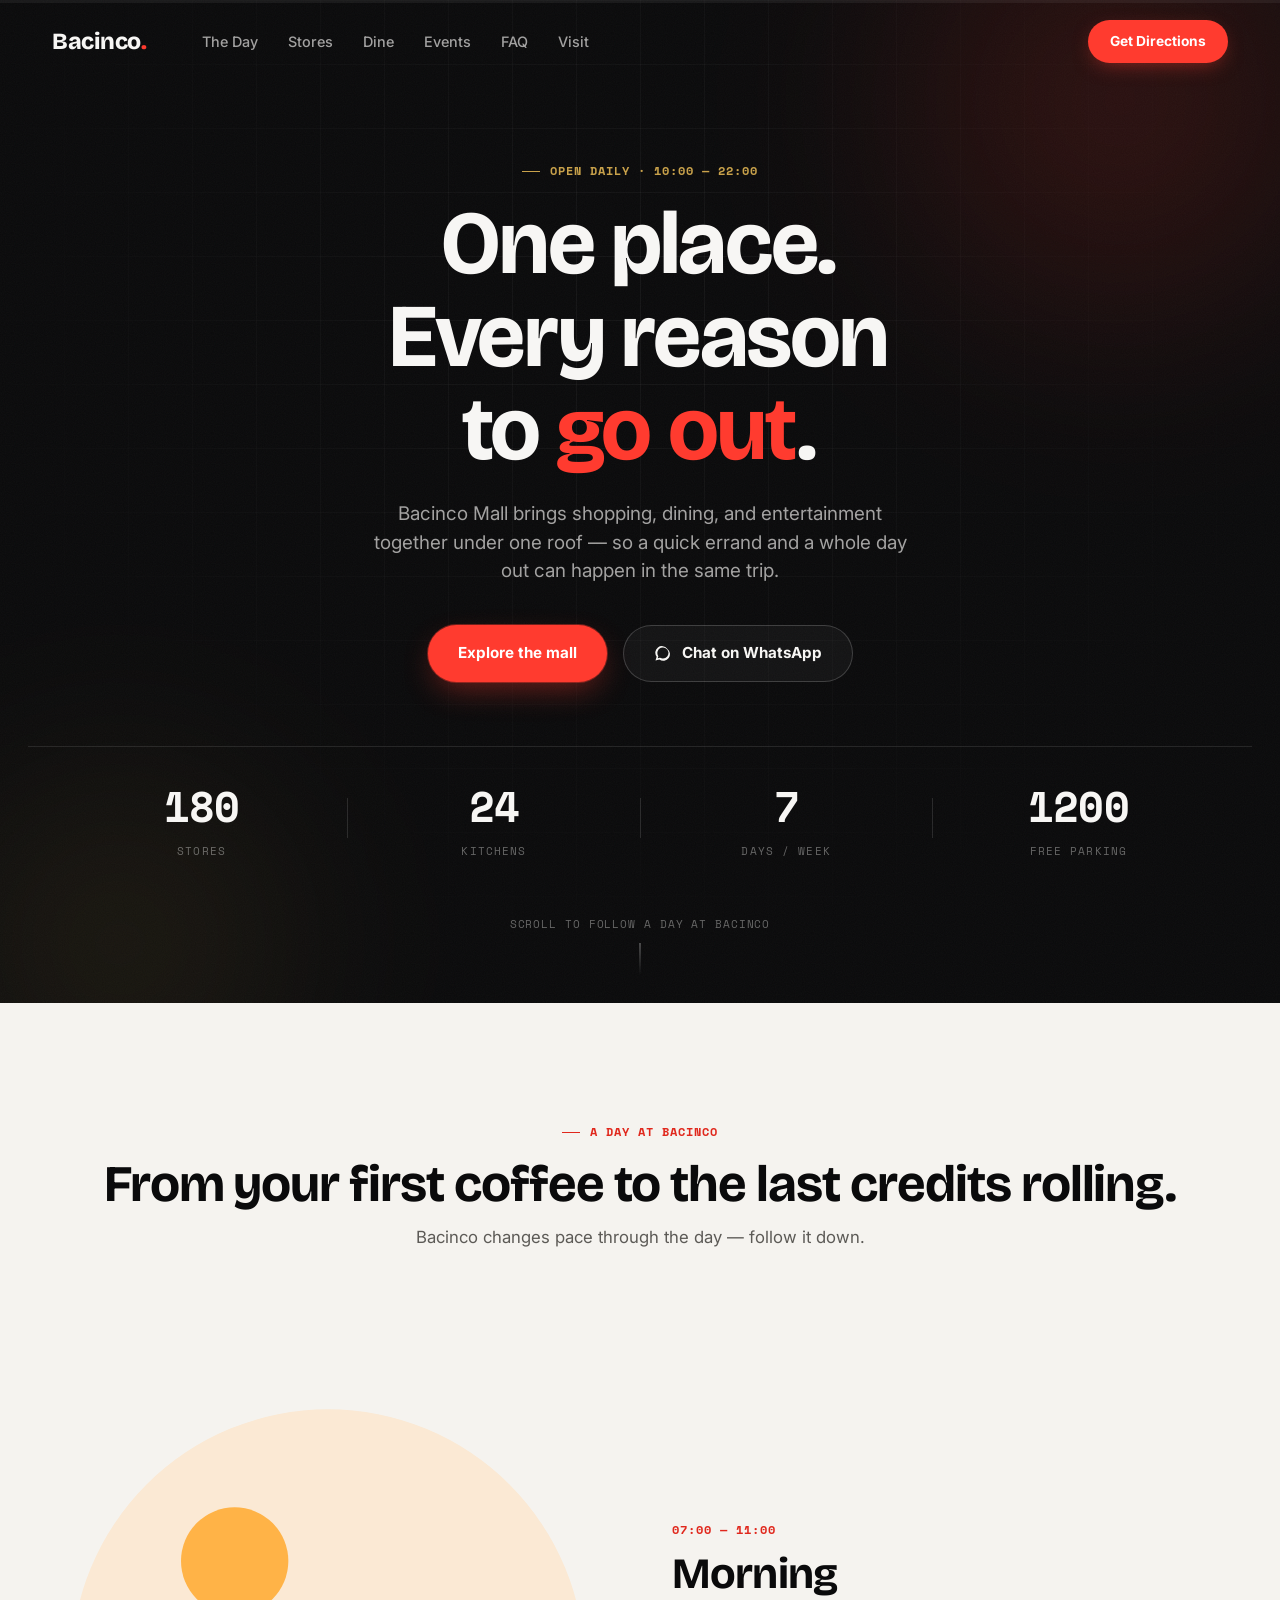
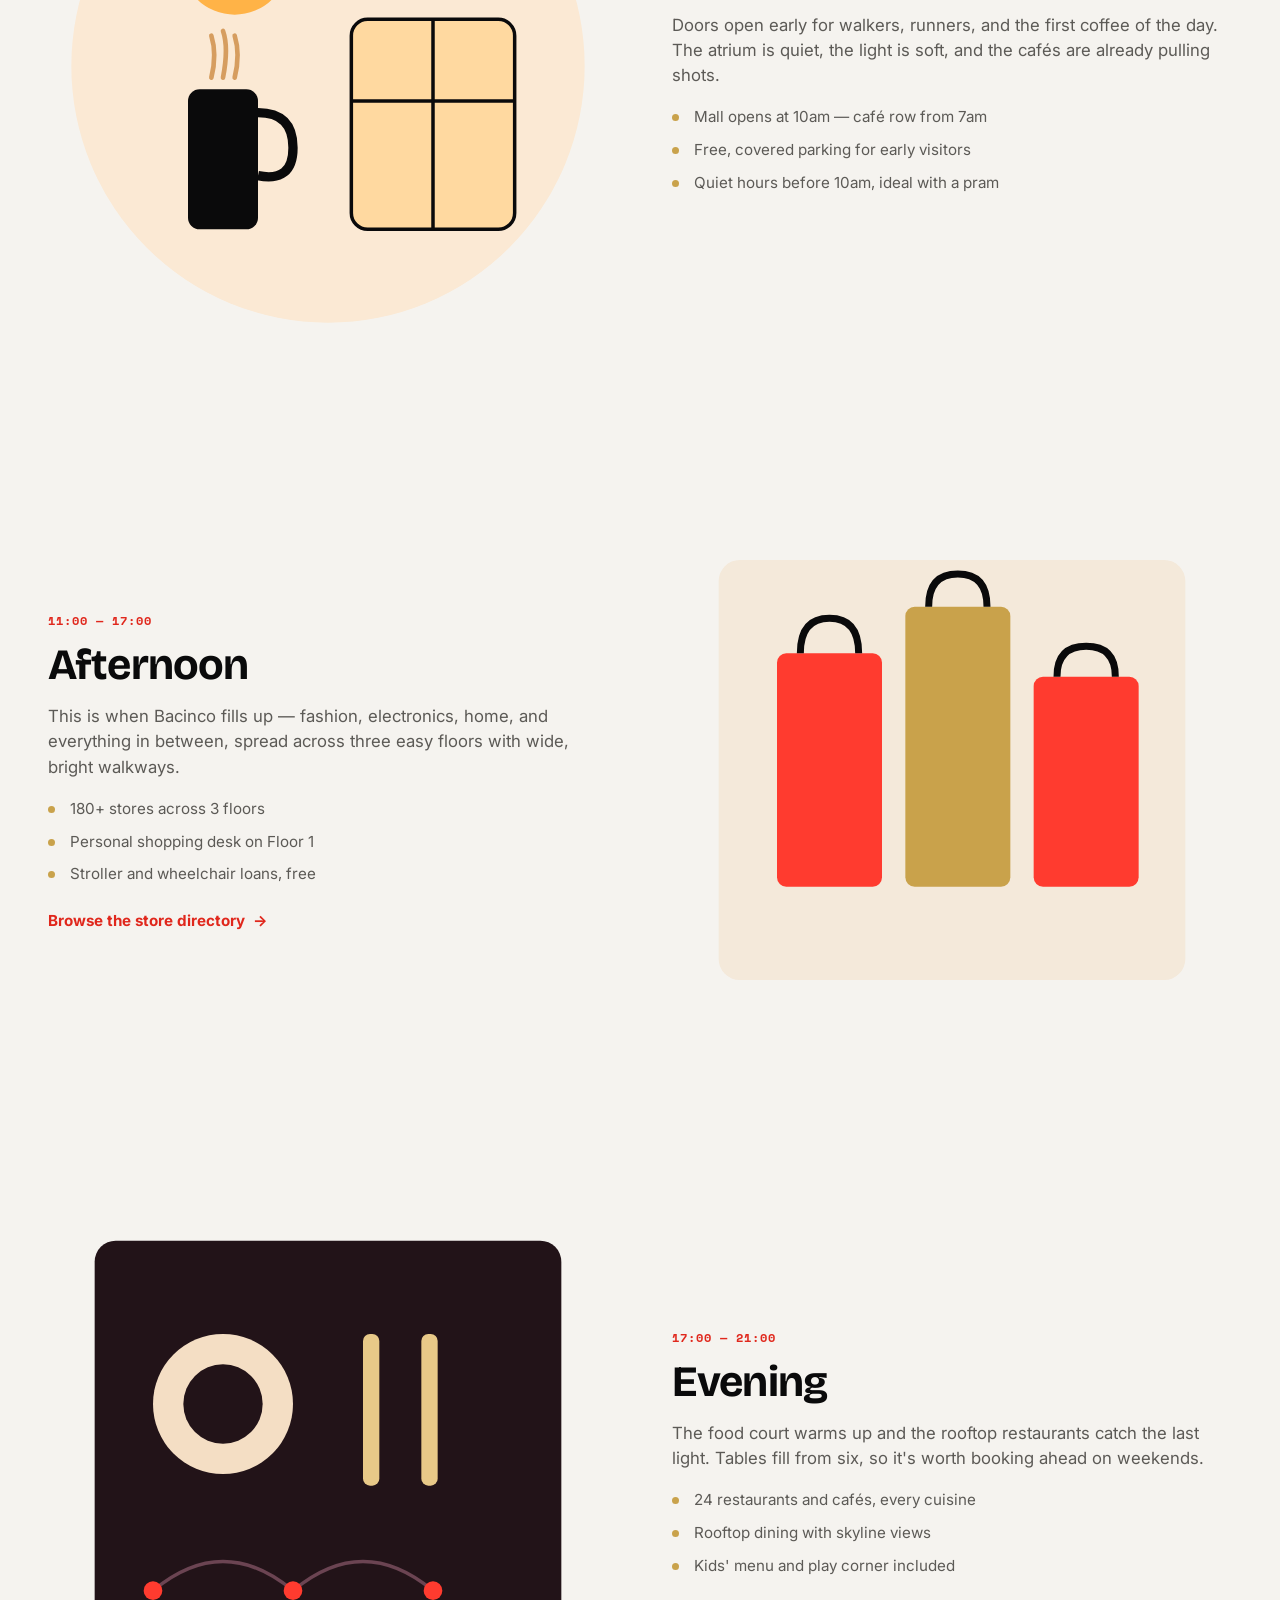
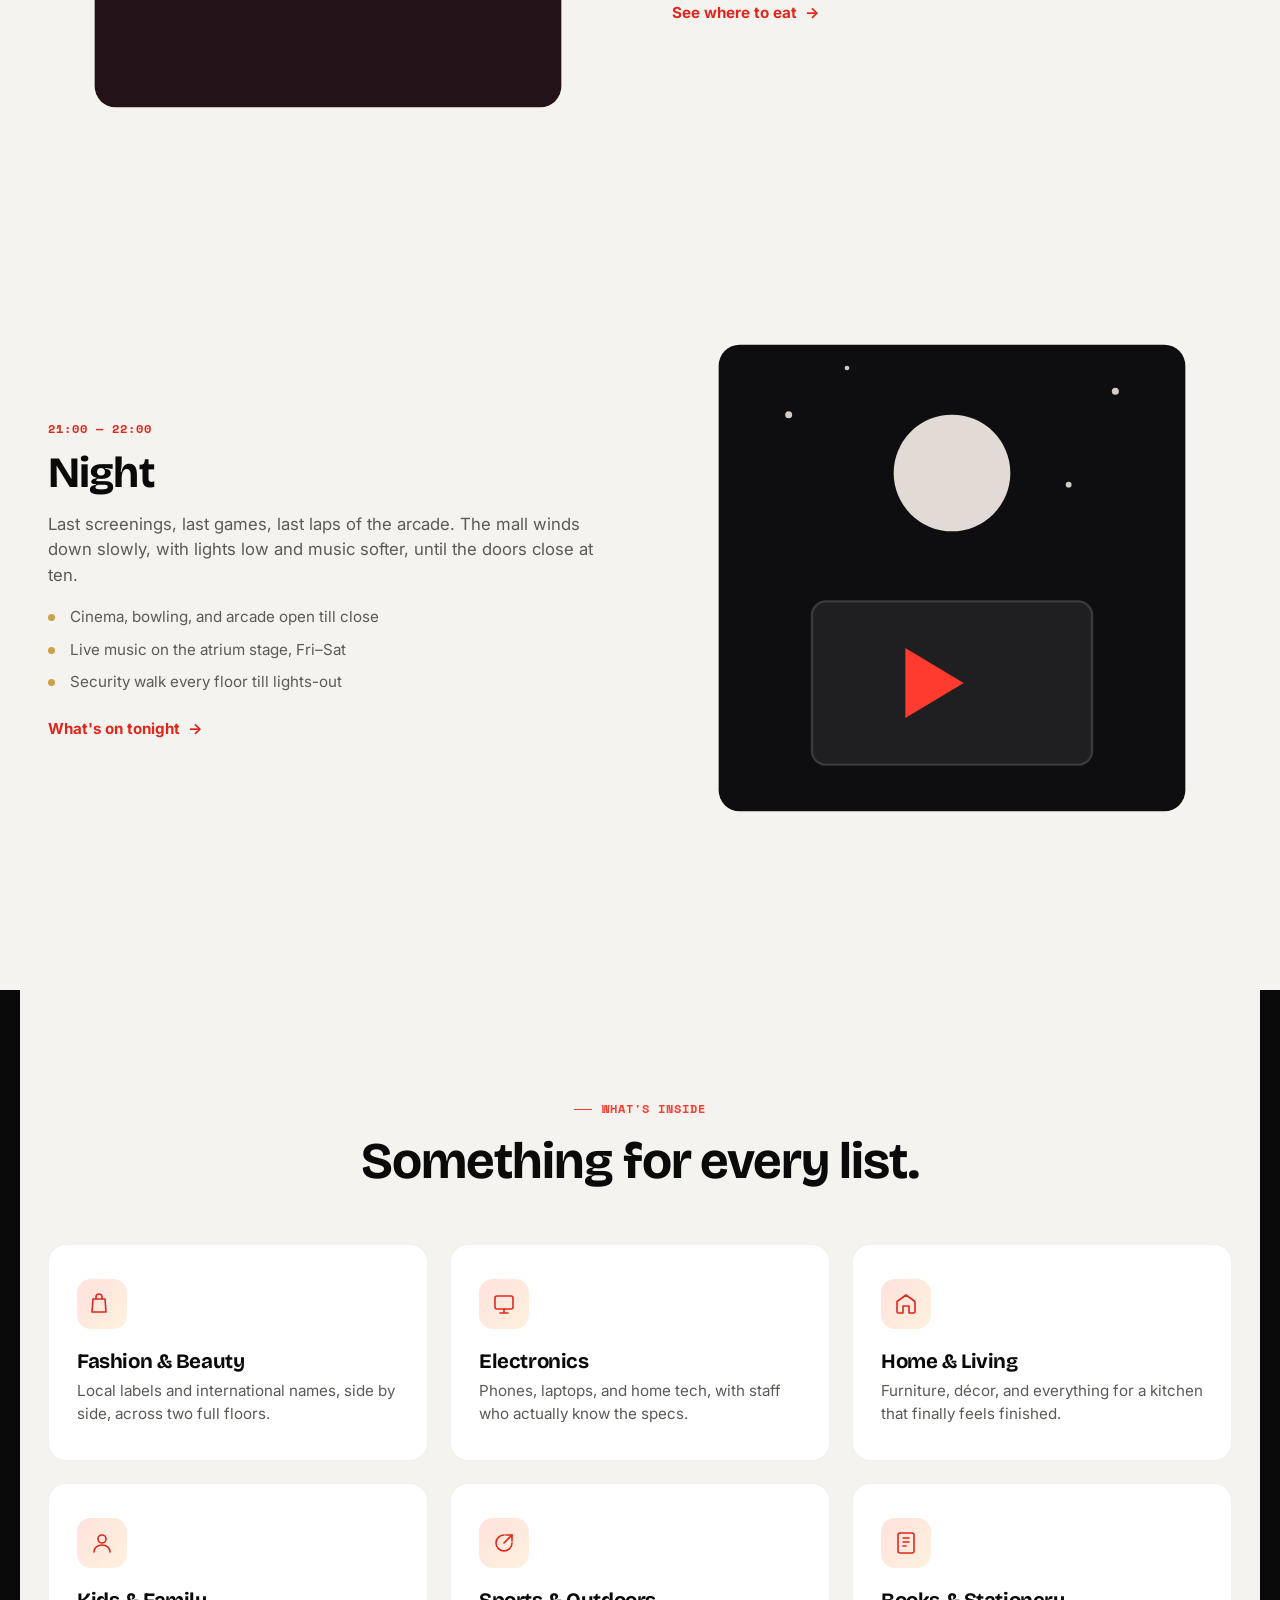
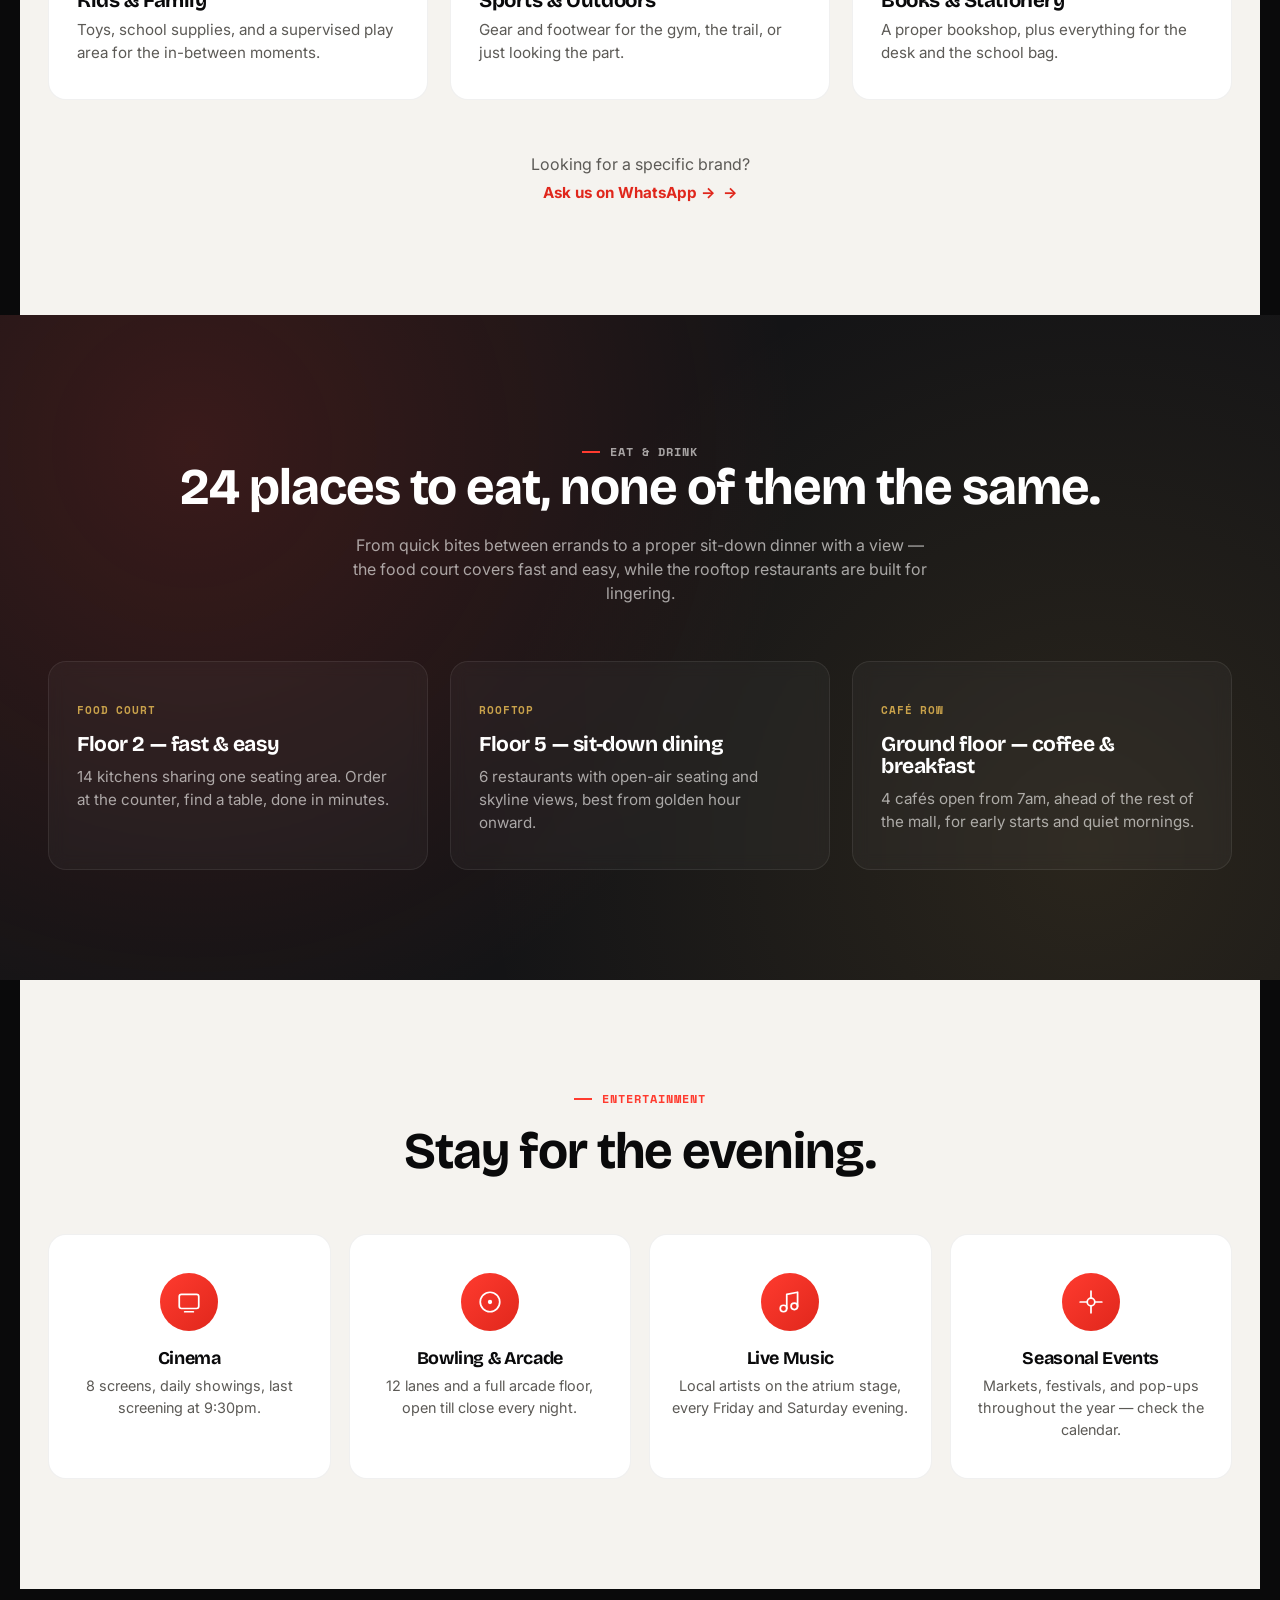
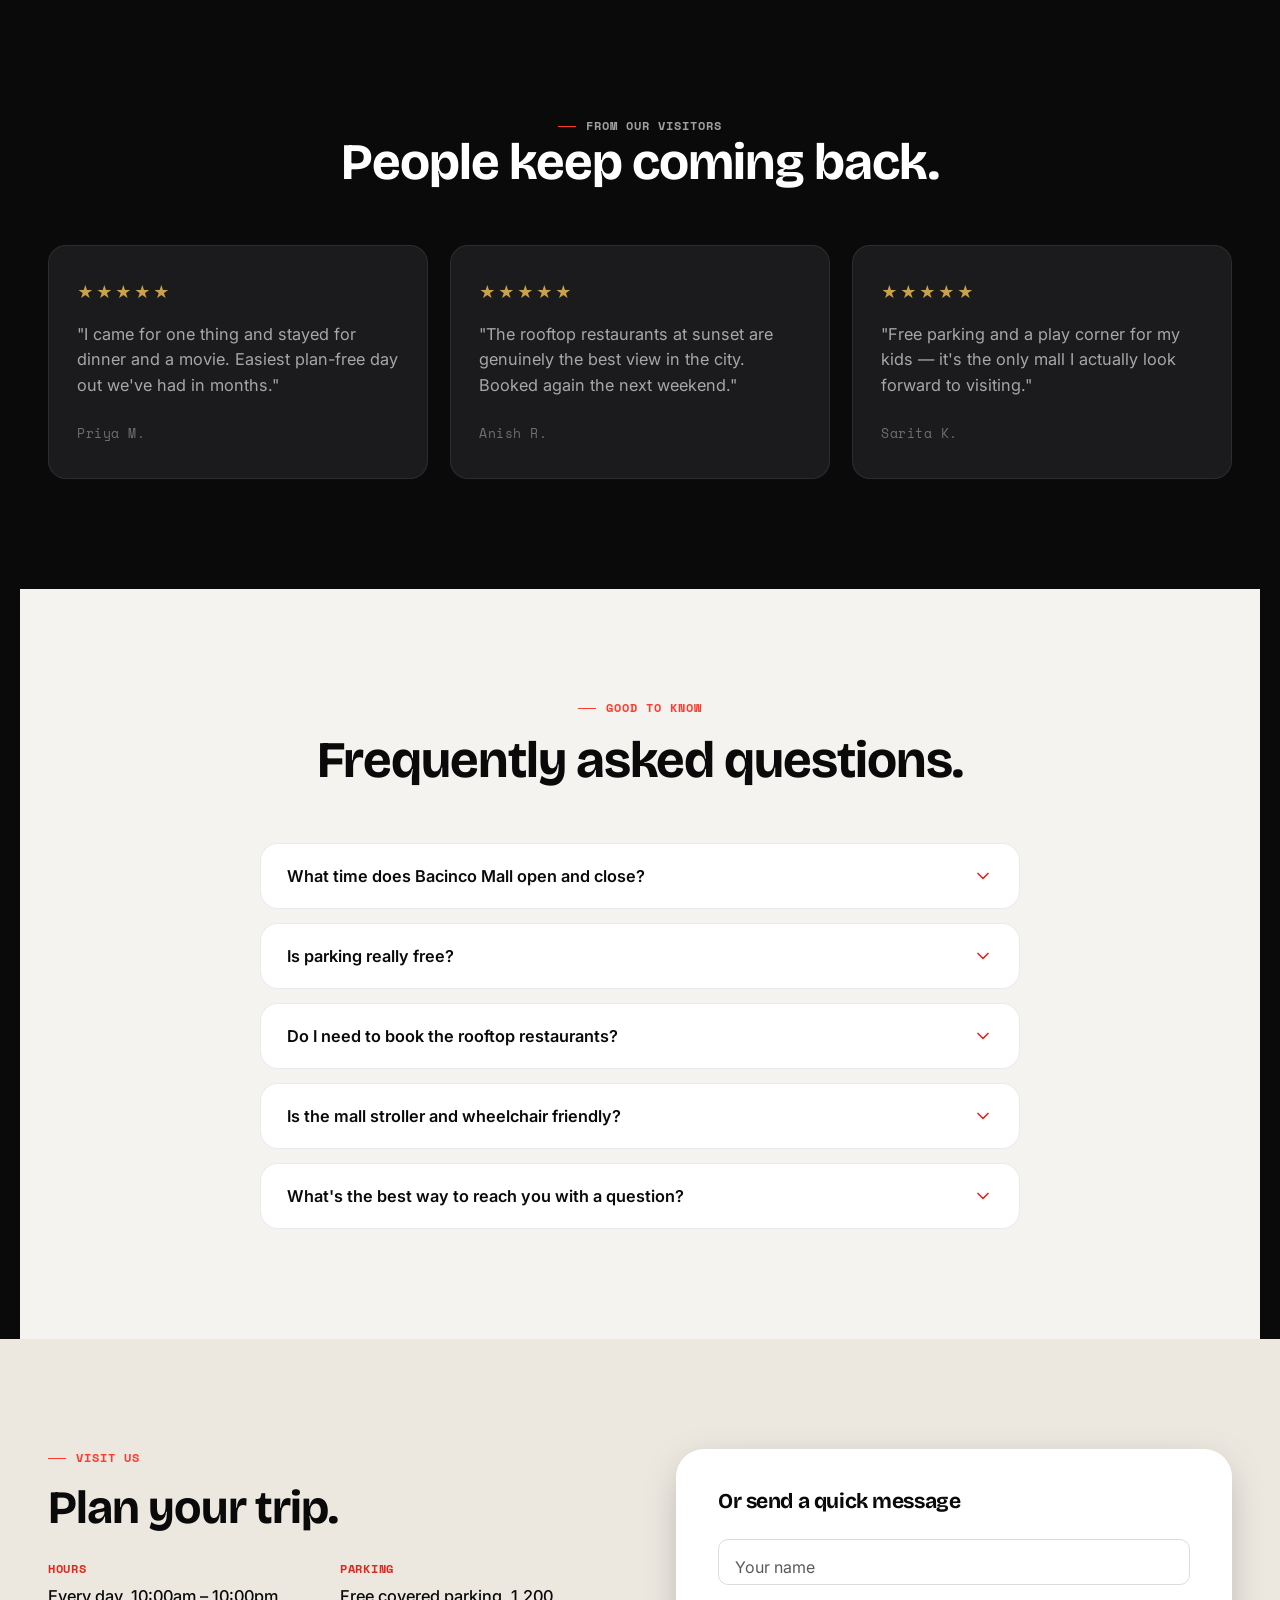
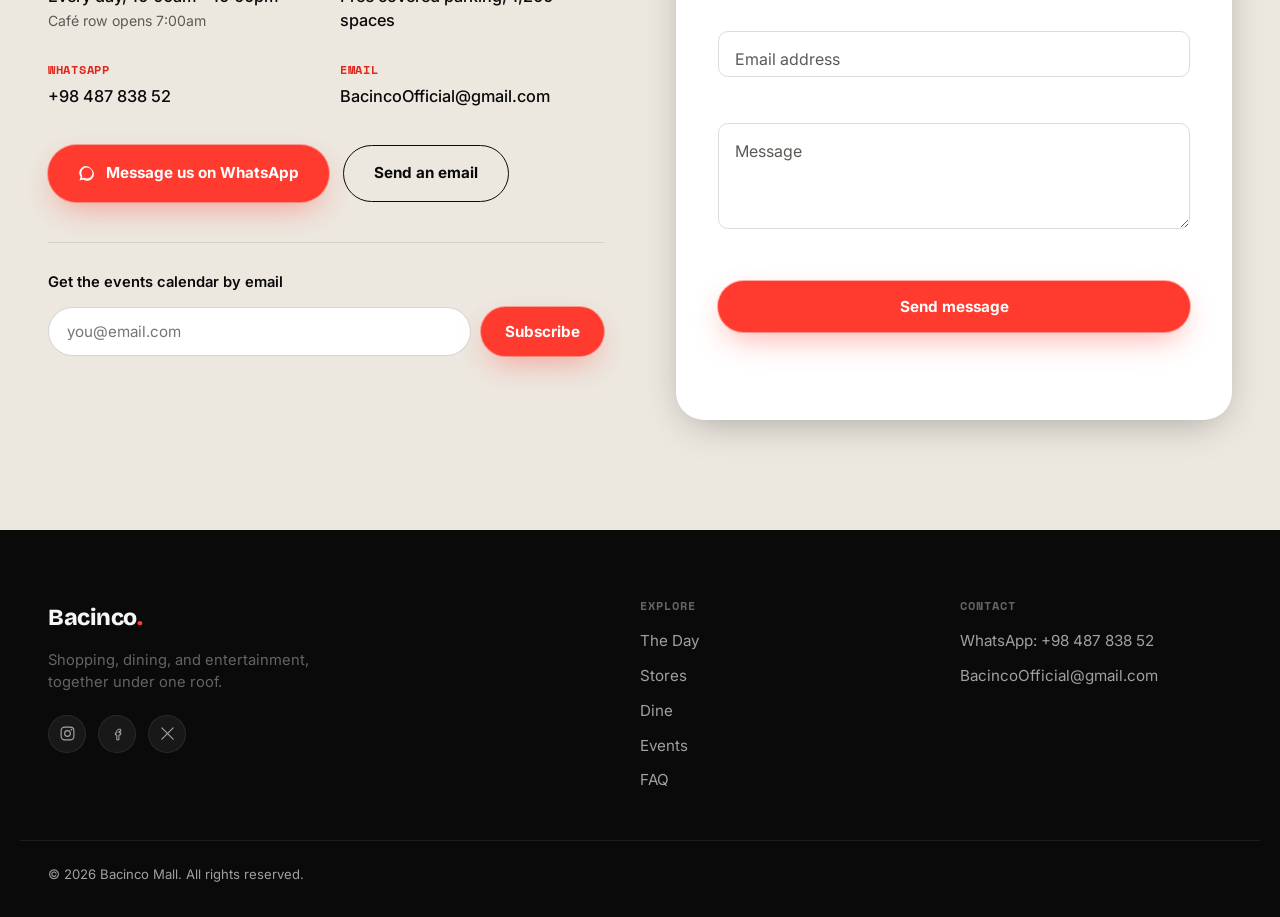
<file: index.html>
<!DOCTYPE html>
<html lang="en">

<head>
  <meta charset="UTF-8">
  <meta name="viewport" content="width=device-width, initial-scale=1.0">
  <title>Bacinco Mall — Shop, Dine, Discover</title>
  <meta name="description"
    content="Bacinco Mall brings together the city's best shopping, dining, and entertainment under one roof. Open every day, free parking, family friendly.">
  <meta property="og:title" content="Bacinco Mall — Shop, Dine, Discover">
  <meta property="og:description" content="Shopping, dining, and entertainment under one roof.">
  <meta property="og:type" content="website">
  <meta name="theme-color" content="#0B0B0D">
  <link rel="preconnect" href="https://fonts.googleapis.com">
  <link rel="preconnect" href="https://fonts.gstatic.com" crossorigin>
  <link rel="icon" type="image/png" href="favicon.png">
  <link
    href="https://fonts.googleapis.com/css2?family=Bricolage+Grotesque:opsz,wght@12..96,400..800&family=Inter:wght@400;500;600;700;800&family=Space+Mono:wght@400;700&display=swap"
    rel="stylesheet">
  <link rel="stylesheet" href="Bacinco.css">

</head>

<body>

  <a class="skip-link" href="#main">Skip to content</a>

  <!-- Page load curtain -->
  <div class="loader" id="loader" aria-hidden="true">
    <span class="loader__mark">Bacinco<span>.</span></span>
  </div>

  <!-- Scroll progress / "time of day" indicator -->
  <div class="daybar" aria-hidden="true">
    <div class="daybar__fill" id="daybarFill"></div>
  </div>

  <header class="nav" id="siteNav">
    <div class="nav__inner">
      <a href="#top" class="nav__logo">Bacinco<span>.</span></a>
      <nav class="nav__links" aria-label="Primary">
        <a href="#day" data-nav-link>The Day</a>
        <a href="#stores" data-nav-link>Stores</a>
        <a href="#dine" data-nav-link>Dine</a>
        <a href="#events" data-nav-link>Events</a>
        <a href="#faq" data-nav-link>FAQ</a>
        <a href="#visit" data-nav-link>Visit</a>
      </nav>
      <a href="#visit" class="nav__cta">Get Directions</a>
      <button class="nav__burger" id="navBurger" aria-label="Open menu" aria-expanded="false"
        aria-controls="mobileMenu">
        <span></span><span></span><span></span>
      </button>
    </div>
    <div class="mobile-menu" id="mobileMenu">
      <a href="#day">The Day</a>
      <a href="#stores">Stores</a>
      <a href="#dine">Dine</a>
      <a href="#events">Events</a>
      <a href="#faq">FAQ</a>
      <a href="#visit">Visit</a>
      <a href="#visit" class="mobile-menu__cta">Get Directions</a>
    </div>
  </header>

  <main id="main">

    <!-- HERO -->
    <section class="hero" id="top">
      <div class="hero__bg" aria-hidden="true">
        <div class="hero__glow hero__glow--1"></div>
        <div class="hero__glow hero__glow--2"></div>
        <div class="hero__grid"></div>
        <div class="hero__grain"></div>
      </div>
      <div class="hero__inner">
        <p class="eyebrow eyebrow--light reveal">Open daily · 10:00 — 22:00</p>
        <h1 class="hero__title">
          <span class="reveal-line"><span>One place.</span></span>
          <span class="reveal-line"><span>Every reason</span></span>
          <span class="reveal-line"><span>to <em>go out</em>.</span></span>
        </h1>
        <p class="hero__sub reveal">
          Bacinco Mall brings shopping, dining, and entertainment together under one roof —
          so a quick errand and a whole day out can happen in the same trip.
        </p>
        <div class="hero__actions reveal">
          <a href="#stores" class="btn btn--primary magnetic">
            <span>Explore the mall</span>
          </a>
          <a href="https://wa.me/9848783852" target="_blank" rel="noopener" class="btn btn--ghost-light magnetic">
            <svg width="18" height="18" viewBox="0 0 24 24" fill="none" aria-hidden="true">
              <path
                d="M17.6 6.3A8.8 8.8 0 0 0 3.5 16.9L2 22l5.2-1.4A8.8 8.8 0 0 0 17.6 6.3ZM12 19.4a7.4 7.4 0 0 1-3.8-1l-.3-.2-2.9.8.8-2.8-.2-.3A7.4 7.4 0 1 1 12 19.4Z"
                fill="currentColor" />
            </svg>
            <span>Chat on WhatsApp</span>
          </a>
        </div>
      </div>

      <!-- Spec-sheet stat strip — signature element -->
      <div class="specsheet reveal">
        <div class="specsheet__item">
          <span class="specsheet__num" data-count="180">180</span>
          <span class="specsheet__label">Stores</span>
        </div>
        <div class="specsheet__div" aria-hidden="true"></div>
        <div class="specsheet__item">
          <span class="specsheet__num" data-count="24">24</span>
          <span class="specsheet__label">Kitchens</span>
        </div>
        <div class="specsheet__div" aria-hidden="true"></div>
        <div class="specsheet__item">
          <span class="specsheet__num" data-count="7">7</span>
          <span class="specsheet__label">Days / week</span>
        </div>
        <div class="specsheet__div" aria-hidden="true"></div>
        <div class="specsheet__item">
          <span class="specsheet__num" data-count="1200">1200</span>
          <span class="specsheet__label">Free parking</span>
        </div>
      </div>

      <div class="hero__scrollcue" aria-hidden="true">
        <span>Scroll to follow a day at Bacinco</span>
        <div class="scrollcue__line"></div>
      </div>
    </section>

    <!-- THE DAY — narrative spine -->
    <section class="day" id="day">

      <div class="day__intro">
        <p class="eyebrow reveal">A day at Bacinco</p>
        <h2 class="reveal">From your first coffee to the last credits rolling.</h2>
        <p class="day__intro-sub reveal">Bacinco changes pace through the day — follow it down.</p>
      </div>

      <!-- MORNING -->
      <article class="moment moment--morning" data-moment="morning">
        <div class="moment__media reveal-media">
          <svg viewBox="0 0 480 480" class="moment__art" aria-hidden="true">
            <circle cx="240" cy="240" r="220" class="art-bg" />
            <circle cx="160" cy="150" r="46" class="art-sun" />
            <rect x="120" y="260" width="60" height="120" rx="10" class="art-cup" />
            <path d="M180 280 q30 0 30 30 q0 30 -30 24" class="art-handle" />
            <path d="M140 250 q5 -20 0 -36 M150 250 q5 -26 0 -40 M160 250 q5 -20 0 -36" class="art-steam" />
            <rect x="260" y="200" width="140" height="180" rx="14" class="art-window" />
            <line x1="260" y1="270" x2="400" y2="270" class="art-window-mullion" />
            <line x1="330" y1="200" x2="330" y2="380" class="art-window-mullion" />
          </svg>
        </div>
        <div class="moment__copy">
          <span class="moment__time">07:00 — 11:00</span>
          <h3>Morning</h3>
          <p>Doors open early for walkers, runners, and the first coffee of the day. The atrium is quiet, the light is
            soft, and the cafés are already pulling shots.</p>
          <ul class="moment__list">
            <li>Mall opens at 10am — café row from 7am</li>
            <li>Free, covered parking for early visitors</li>
            <li>Quiet hours before 10am, ideal with a pram</li>
          </ul>
        </div>
      </article>

      <!-- AFTERNOON -->
      <article class="moment moment--afternoon" data-moment="afternoon">
        <div class="moment__copy">
          <span class="moment__time">11:00 — 17:00</span>
          <h3>Afternoon</h3>
          <p>This is when Bacinco fills up — fashion, electronics, home, and everything in between, spread across three
            easy floors with wide, bright walkways.</p>
          <ul class="moment__list">
            <li>180+ stores across 3 floors</li>
            <li>Personal shopping desk on Floor 1</li>
            <li>Stroller and wheelchair loans, free</li>
          </ul>
          <a href="#stores" class="link-arrow">Browse the store directory</a>
        </div>
        <div class="moment__media reveal-media">
          <svg viewBox="0 0 480 480" class="moment__art" aria-hidden="true">
            <rect x="40" y="60" width="400" height="360" rx="18" class="art-bg" />
            <rect x="90" y="140" width="90" height="200" rx="8" class="art-bag" />
            <rect x="200" y="100" width="90" height="240" rx="8" class="art-bag art-bag--alt" />
            <rect x="310" y="160" width="90" height="180" rx="8" class="art-bag" />
            <path d="M110 140 q0 -30 25 -30 q25 0 25 30" class="art-handle" />
            <path d="M220 100 q0 -28 25 -28 q25 0 25 28" class="art-handle" />
            <path d="M330 160 q0 -26 25 -26 q25 0 25 26" class="art-handle" />
          </svg>
        </div>
      </article>

      <!-- EVENING -->
      <article class="moment moment--evening" data-moment="evening">
        <div class="moment__media reveal-media">
          <svg viewBox="0 0 480 480" class="moment__art" aria-hidden="true">
            <rect x="40" y="40" width="400" height="400" rx="18" class="art-bg" />
            <circle cx="150" cy="180" r="60" class="art-plate" />
            <circle cx="150" cy="180" r="34" class="art-plate-inner" />
            <rect x="270" y="120" width="14" height="130" rx="6" class="art-cutlery" />
            <rect x="320" y="120" width="14" height="130" rx="6" class="art-cutlery" />
            <path d="M90 340 q60 -50 120 0 q60 -50 120 0" class="art-string" />
            <circle cx="90" cy="340" r="8" class="art-bulb" />
            <circle cx="210" cy="340" r="8" class="art-bulb" />
            <circle cx="330" cy="340" r="8" class="art-bulb" />
          </svg>
        </div>
        <div class="moment__copy">
          <span class="moment__time">17:00 — 21:00</span>
          <h3>Evening</h3>
          <p>The food court warms up and the rooftop restaurants catch the last light. Tables fill from six, so it's
            worth booking ahead on weekends.</p>
          <ul class="moment__list">
            <li>24 restaurants and cafés, every cuisine</li>
            <li>Rooftop dining with skyline views</li>
            <li>Kids' menu and play corner included</li>
          </ul>
          <a href="#dine" class="link-arrow">See where to eat</a>
        </div>
      </article>

      <!-- NIGHT -->
      <article class="moment moment--night" data-moment="night">
        <div class="moment__copy">
          <span class="moment__time">21:00 — 22:00</span>
          <h3>Night</h3>
          <p>Last screenings, last games, last laps of the arcade. The mall winds down slowly, with lights low and music
            softer, until the doors close at ten.</p>
          <ul class="moment__list">
            <li>Cinema, bowling, and arcade open till close</li>
            <li>Live music on the atrium stage, Fri–Sat</li>
            <li>Security walk every floor till lights-out</li>
          </ul>
          <a href="#events" class="link-arrow">What's on tonight</a>
        </div>
        <div class="moment__media reveal-media">
          <svg viewBox="0 0 480 480" class="moment__art" aria-hidden="true">
            <rect x="40" y="40" width="400" height="400" rx="18" class="art-bg" />
            <circle cx="240" cy="150" r="50" class="art-moon" />
            <circle cx="100" cy="100" r="3" class="art-star" />
            <circle cx="380" cy="80" r="3" class="art-star" />
            <circle cx="340" cy="160" r="2.5" class="art-star" />
            <circle cx="150" cy="60" r="2" class="art-star" />
            <rect x="120" y="260" width="240" height="140" rx="12" class="art-screen" />
            <path d="M200 300 l50 30 l-50 30 Z" class="art-play" />
          </svg>
        </div>
      </article>

    </section>

    <!-- STORES -->
    <section class="stores" id="stores">
      <div class="section-head">
        <p class="eyebrow reveal">What's inside</p>
        <h2 class="reveal">Something for every list.</h2>
      </div>
      <div class="store-grid">
        <div class="store-card reveal">
          <div class="store-card__icon">
            <svg viewBox="0 0 24 24" fill="none">
              <path d="M6 7V5a3 3 0 0 1 6 0v2M3 7h12l1 13H2L3 7Z" stroke="currentColor" stroke-width="1.6"
                stroke-linejoin="round" />
            </svg>
          </div>
          <h3>Fashion &amp; Beauty</h3>
          <p>Local labels and international names, side by side, across two full floors.</p>
        </div>
        <div class="store-card reveal">
          <div class="store-card__icon">
            <svg viewBox="0 0 24 24" fill="none">
              <rect x="3" y="4" width="18" height="13" rx="2" stroke="currentColor" stroke-width="1.6" />
              <path d="M8 21h8M12 17v4" stroke="currentColor" stroke-width="1.6" stroke-linecap="round" />
            </svg>
          </div>
          <h3>Electronics</h3>
          <p>Phones, laptops, and home tech, with staff who actually know the specs.</p>
        </div>
        <div class="store-card reveal">
          <div class="store-card__icon">
            <svg viewBox="0 0 24 24" fill="none">
              <path d="M3 9.5 12 3l9 6.5V20a1 1 0 0 1-1 1h-5v-7H9v7H4a1 1 0 0 1-1-1V9.5Z" stroke="currentColor"
                stroke-width="1.6" stroke-linejoin="round" />
            </svg>
          </div>
          <h3>Home &amp; Living</h3>
          <p>Furniture, décor, and everything for a kitchen that finally feels finished.</p>
        </div>
        <div class="store-card reveal">
          <div class="store-card__icon">
            <svg viewBox="0 0 24 24" fill="none">
              <circle cx="12" cy="8" r="4" stroke="currentColor" stroke-width="1.6" />
              <path d="M4 21c0-4.4 3.6-7 8-7s8 2.6 8 7" stroke="currentColor" stroke-width="1.6"
                stroke-linecap="round" />
            </svg>
          </div>
          <h3>Kids &amp; Family</h3>
          <p>Toys, school supplies, and a supervised play area for the in-between moments.</p>
        </div>
        <div class="store-card reveal">
          <div class="store-card__icon">
            <svg viewBox="0 0 24 24" fill="none">
              <path d="M20 12a8 8 0 1 1-8-8" stroke="currentColor" stroke-width="1.6" stroke-linecap="round" />
              <path d="M20 4 12 12" stroke="currentColor" stroke-width="1.6" stroke-linecap="round" />
              <path d="M14 4h6v6" stroke="currentColor" stroke-width="1.6" stroke-linecap="round"
                stroke-linejoin="round" />
            </svg>
          </div>
          <h3>Sports &amp; Outdoors</h3>
          <p>Gear and footwear for the gym, the trail, or just looking the part.</p>
        </div>
        <div class="store-card reveal">
          <div class="store-card__icon">
            <svg viewBox="0 0 24 24" fill="none">
              <rect x="4" y="2" width="16" height="20" rx="2" stroke="currentColor" stroke-width="1.6" />
              <path d="M9 7h6M9 11h6M9 15h3" stroke="currentColor" stroke-width="1.6" stroke-linecap="round" />
            </svg>
          </div>
          <h3>Books &amp; Stationery</h3>
          <p>A proper bookshop, plus everything for the desk and the school bag.</p>
        </div>
      </div>
      <div class="store-cta reveal">
        <p>Looking for a specific brand?</p>
        <a href="https://wa.me/9848783852" target="_blank" rel="noopener" class="link-arrow">Ask us on WhatsApp →</a>
      </div>
    </section>

    <!-- DINE -->
    <section class="dine" id="dine">
      <div class="section-head section-head--light">
        <p class="eyebrow eyebrow--light reveal">Eat &amp; drink</p>
        <h2 class="reveal">24 places to eat, none of them the same.</h2>
        <p class="reveal">From quick bites between errands to a proper sit-down dinner with a view — the food court
          covers fast and easy, while the rooftop restaurants are built for lingering.</p>
      </div>
      <div class="dine-grid">
        <div class="dine-card reveal">
          <span class="dine-card__tag">Food Court</span>
          <h3>Floor 2 — fast &amp; easy</h3>
          <p>14 kitchens sharing one seating area. Order at the counter, find a table, done in minutes.</p>
        </div>
        <div class="dine-card reveal">
          <span class="dine-card__tag">Rooftop</span>
          <h3>Floor 5 — sit-down dining</h3>
          <p>6 restaurants with open-air seating and skyline views, best from golden hour onward.</p>
        </div>
        <div class="dine-card reveal">
          <span class="dine-card__tag">Café Row</span>
          <h3>Ground floor — coffee &amp; breakfast</h3>
          <p>4 cafés open from 7am, ahead of the rest of the mall, for early starts and quiet mornings.</p>
        </div>
      </div>
    </section>

    <!-- EVENTS -->
    <section class="events" id="events">
      <div class="section-head">
        <p class="eyebrow reveal">Entertainment</p>
        <h2 class="reveal">Stay for the evening.</h2>
      </div>
      <div class="events-grid">
        <div class="event-card reveal">
          <div class="event-card__icon">
            <svg viewBox="0 0 24 24" fill="none">
              <rect x="3" y="5" width="18" height="13" rx="2" stroke="currentColor" stroke-width="1.6" />
              <path d="M8 21h8" stroke="currentColor" stroke-width="1.6" stroke-linecap="round" />
            </svg>
          </div>
          <h3>Cinema</h3>
          <p>8 screens, daily showings, last screening at 9:30pm.</p>
        </div>
        <div class="event-card reveal">
          <div class="event-card__icon">
            <svg viewBox="0 0 24 24" fill="none">
              <circle cx="12" cy="12" r="9" stroke="currentColor" stroke-width="1.6" />
              <circle cx="12" cy="12" r="2" fill="currentColor" />
            </svg>
          </div>
          <h3>Bowling &amp; Arcade</h3>
          <p>12 lanes and a full arcade floor, open till close every night.</p>
        </div>
        <div class="event-card reveal">
          <div class="event-card__icon">
            <svg viewBox="0 0 24 24" fill="none">
              <path d="M9 18V5l10-2v13" stroke="currentColor" stroke-width="1.6" stroke-linecap="round"
                stroke-linejoin="round" />
              <circle cx="6" cy="18" r="3" stroke="currentColor" stroke-width="1.6" />
              <circle cx="16" cy="16" r="3" stroke="currentColor" stroke-width="1.6" />
            </svg>
          </div>
          <h3>Live Music</h3>
          <p>Local artists on the atrium stage, every Friday and Saturday evening.</p>
        </div>
        <div class="event-card reveal">
          <div class="event-card__icon">
            <svg viewBox="0 0 24 24" fill="none">
              <path d="M12 2v6M12 16v6M2 12h6M16 12h6" stroke="currentColor" stroke-width="1.6"
                stroke-linecap="round" />
              <circle cx="12" cy="12" r="3.5" stroke="currentColor" stroke-width="1.6" />
            </svg>
          </div>
          <h3>Seasonal Events</h3>
          <p>Markets, festivals, and pop-ups throughout the year — check the calendar.</p>
        </div>
      </div>
    </section>

    <!-- TESTIMONIALS -->
    <section class="testimonials" id="testimonials">
      <div class="section-head section-head--light">
        <p class="eyebrow eyebrow--light reveal">From our visitors</p>
        <h2 class="reveal">People keep coming back.</h2>
      </div>
      <div class="testimonial-track reveal">
        <div class="testimonial-card">
          <div class="testimonial-card__stars" aria-label="5 out of 5 stars">★★★★★</div>
          <p>"I came for one thing and stayed for dinner and a movie. Easiest plan-free day out we've had in months."
          </p>
          <span class="testimonial-card__name">Priya M.</span>
        </div>
        <div class="testimonial-card">
          <div class="testimonial-card__stars" aria-label="5 out of 5 stars">★★★★★</div>
          <p>"The rooftop restaurants at sunset are genuinely the best view in the city. Booked again the next weekend."
          </p>
          <span class="testimonial-card__name">Anish R.</span>
        </div>
        <div class="testimonial-card">
          <div class="testimonial-card__stars" aria-label="5 out of 5 stars">★★★★★</div>
          <p>"Free parking and a play corner for my kids — it's the only mall I actually look forward to visiting."</p>
          <span class="testimonial-card__name">Sarita K.</span>
        </div>
      </div>
    </section>

    <!-- FAQ -->
    <section class="faq" id="faq">
      <div class="section-head">
        <p class="eyebrow reveal">Good to know</p>
        <h2 class="reveal">Frequently asked questions.</h2>
      </div>
      <div class="faq-list reveal">
        <div class="faq-item">
          <button class="faq-item__trigger" aria-expanded="false">
            <span>What time does Bacinco Mall open and close?</span>
            <svg viewBox="0 0 24 24" fill="none" class="faq-item__icon">
              <path d="M6 9l6 6 6-6" stroke="currentColor" stroke-width="2" stroke-linecap="round"
                stroke-linejoin="round" />
            </svg>
          </button>
          <div class="faq-item__panel">
            <p>The mall is open every day from 10:00am to 10:00pm. Café row on the ground floor opens earlier, from
              7:00am, for early starts.</p>
          </div>
        </div>
        <div class="faq-item">
          <button class="faq-item__trigger" aria-expanded="false">
            <span>Is parking really free?</span>
            <svg viewBox="0 0 24 24" fill="none" class="faq-item__icon">
              <path d="M6 9l6 6 6-6" stroke="currentColor" stroke-width="2" stroke-linecap="round"
                stroke-linejoin="round" />
            </svg>
          </button>
          <div class="faq-item__panel">
            <p>Yes — covered parking with 1,200 spaces is free for every visitor, with no minimum spend or validation
              needed.</p>
          </div>
        </div>
        <div class="faq-item">
          <button class="faq-item__trigger" aria-expanded="false">
            <span>Do I need to book the rooftop restaurants?</span>
            <svg viewBox="0 0 24 24" fill="none" class="faq-item__icon">
              <path d="M6 9l6 6 6-6" stroke="currentColor" stroke-width="2" stroke-linecap="round"
                stroke-linejoin="round" />
            </svg>
          </button>
          <div class="faq-item__panel">
            <p>Walk-ins are welcome, but tables fill quickly from 6pm on weekends — message us on WhatsApp and we'll
              help you book ahead.</p>
          </div>
        </div>
        <div class="faq-item">
          <button class="faq-item__trigger" aria-expanded="false">
            <span>Is the mall stroller and wheelchair friendly?</span>
            <svg viewBox="0 0 24 24" fill="none" class="faq-item__icon">
              <path d="M6 9l6 6 6-6" stroke="currentColor" stroke-width="2" stroke-linecap="round"
                stroke-linejoin="round" />
            </svg>
          </button>
          <div class="faq-item__panel">
            <p>Yes — every floor is step-free with lifts, and free stroller and wheelchair loans are available at the
              main entrance.</p>
          </div>
        </div>
        <div class="faq-item">
          <button class="faq-item__trigger" aria-expanded="false">
            <span>What's the best way to reach you with a question?</span>
            <svg viewBox="0 0 24 24" fill="none" class="faq-item__icon">
              <path d="M6 9l6 6 6-6" stroke="currentColor" stroke-width="2" stroke-linecap="round"
                stroke-linejoin="round" />
            </svg>
          </button>
          <div class="faq-item__panel">
            <p>WhatsApp is fastest for same-day questions. For anything else, email us and we'll reply within a day.</p>
          </div>
        </div>
      </div>
    </section>

    <!-- VISIT / CONTACT -->
    <section class="visit" id="visit">
      <div class="visit__grid">
        <div class="visit__info">
          <p class="eyebrow reveal">Visit us</p>
          <h2 class="reveal">Plan your trip.</h2>

          <dl class="visit__details reveal">
            <div>
              <dt>Hours</dt>
              <dd>Every day, 10:00am – 10:00pm<br><span class="muted">Café row opens 7:00am</span></dd>
            </div>
            <div>
              <dt>Parking</dt>
              <dd>Free covered parking, 1,200 spaces</dd>
            </div>
            <div>
              <dt>WhatsApp</dt>
              <dd><a href="https://wa.me/9848783852" target="_blank" rel="noopener">+98 487 838 52</a></dd>
            </div>
            <div>
              <dt>Email</dt>
              <dd><a href="mailto:BacincoOfficial@gmail.com">BacincoOfficial@gmail.com</a></dd>
            </div>
          </dl>

          <div class="visit__actions reveal">
            <a href="https://wa.me/9848783852" target="_blank" rel="noopener" class="btn btn--primary magnetic">
              <svg width="18" height="18" viewBox="0 0 24 24" fill="none" aria-hidden="true">
                <path
                  d="M17.6 6.3A8.8 8.8 0 0 0 3.5 16.9L2 22l5.2-1.4A8.8 8.8 0 0 0 17.6 6.3ZM12 19.4a7.4 7.4 0 0 1-3.8-1l-.3-.2-2.9.8.8-2.8-.2-.3A7.4 7.4 0 1 1 12 19.4Z"
                  fill="currentColor" />
              </svg>
              <span>Message us on WhatsApp</span>
            </a>
            <a href="mailto:BacincoOfficial@gmail.com" class="btn btn--ghost-dark magnetic">
              <span>Send an email</span>
            </a>
          </div>

          <!-- Newsletter -->
          <form class="newsletter reveal" id="newsletterForm" novalidate>
            <label for="newsletterEmail">Get the events calendar by email</label>
            <div class="newsletter__row">
              <input type="email" id="newsletterEmail" name="newsletterEmail" placeholder="you@email.com" required
                autocomplete="email">
              <button type="submit" class="btn btn--primary magnetic" id="newsletterSubmit">
                <span class="btn__label">Subscribe</span>
                <span class="btn__spinner" aria-hidden="true"></span>
              </button>
            </div>
            <p class="newsletter__success" id="newsletterSuccess" role="status">You're in — watch your inbox for what's
              on.</p>
          </form>
        </div>

        <form class="visit__form reveal" id="contactForm" novalidate>
          <h3>Or send a quick message</h3>

          <div class="field">
            <input type="text" id="nameField" name="name" placeholder=" " required autocomplete="name">
            <label for="nameField">Your name</label>
            <span class="field__error" id="nameError"></span>
          </div>

          <div class="field">
            <input type="email" id="emailField" name="email" placeholder=" " required autocomplete="email">
            <label for="emailField">Email address</label>
            <span class="field__error" id="emailError"></span>
          </div>

          <div class="field">
            <textarea id="messageField" name="message" placeholder=" " required rows="4"></textarea>
            <label for="messageField">Message</label>
            <span class="field__error" id="messageError"></span>
          </div>

          <button type="submit" class="btn btn--primary btn--block magnetic" id="submitBtn">
            <span class="btn__label">Send message</span>
            <span class="btn__spinner" aria-hidden="true"></span>
          </button>

          <p class="form__success" id="formSuccess" role="status">
            <svg width="20" height="20" viewBox="0 0 24 24" fill="none" aria-hidden="true">
              <path d="M5 13l4 4L19 7" stroke="currentColor" stroke-width="2.2" stroke-linecap="round"
                stroke-linejoin="round" />
            </svg>
            Thanks — we'll get back to you on email shortly. For anything urgent, WhatsApp us instead.
          </p>
        </form>
      </div>
    </section>

  </main>

  <footer class="footer">
    <div class="footer__inner">
      <div class="footer__brand">
        <a href="#top" class="nav__logo">Bacinco<span>.</span></a>
        <p>Shopping, dining, and entertainment, together under one roof.</p>
        <div class="footer__social" aria-label="Social media">
          <a href="#" aria-label="Bacinco Mall on Instagram" class="social-icon">
            <svg viewBox="0 0 24 24" fill="none">
              <rect x="3" y="3" width="18" height="18" rx="5" stroke="currentColor" stroke-width="1.6" />
              <circle cx="12" cy="12" r="4" stroke="currentColor" stroke-width="1.6" />
              <circle cx="17.5" cy="6.5" r="1.2" fill="currentColor" />
            </svg>
          </a>
          <a href="#" aria-label="Bacinco Mall on Facebook" class="social-icon">
            <svg viewBox="0 0 24 24" fill="none">
              <path d="M14 9h2.5V6H14c-1.66 0-3 1.34-3 3v2H9v3h2v7h3v-7h2.2l.8-3H14V9Z" stroke="currentColor"
                stroke-width="1.4" stroke-linejoin="round" />
            </svg>
          </a>
          <a href="#" aria-label="Bacinco Mall on X" class="social-icon">
            <svg viewBox="0 0 24 24" fill="none">
              <path d="M4 4l16 16M20 4 4 20" stroke="currentColor" stroke-width="1.6" stroke-linecap="round" />
            </svg>
          </a>
        </div>
      </div>
      <div class="footer__col">
        <h4>Explore</h4>
        <a href="#day">The Day</a>
        <a href="#stores">Stores</a>
        <a href="#dine">Dine</a>
        <a href="#events">Events</a>
        <a href="#faq">FAQ</a>
      </div>
      <div class="footer__col">
        <h4>Contact</h4>
        <a href="https://wa.me/9848783852" target="_blank" rel="noopener">WhatsApp: +98 487 838 52</a>
        <a href="mailto:BacincoOfficial@gmail.com">BacincoOfficial@gmail.com</a>
      </div>
    </div>
    <div class="footer__bottom">
      <p>&copy; 2026 Bacinco Mall. All rights reserved.</p>
    </div>
  </footer>

  <!-- Back to top -->
  <button class="back-to-top" id="backToTop" aria-label="Back to top">
    <svg viewBox="0 0 24 24" fill="none">
      <path d="M12 19V5M5 12l7-7 7 7" stroke="currentColor" stroke-width="2" stroke-linecap="round"
        stroke-linejoin="round" />
    </svg>
  </button>

  <script src="Bacinco.js"></script>
</body>

</html>
</file>
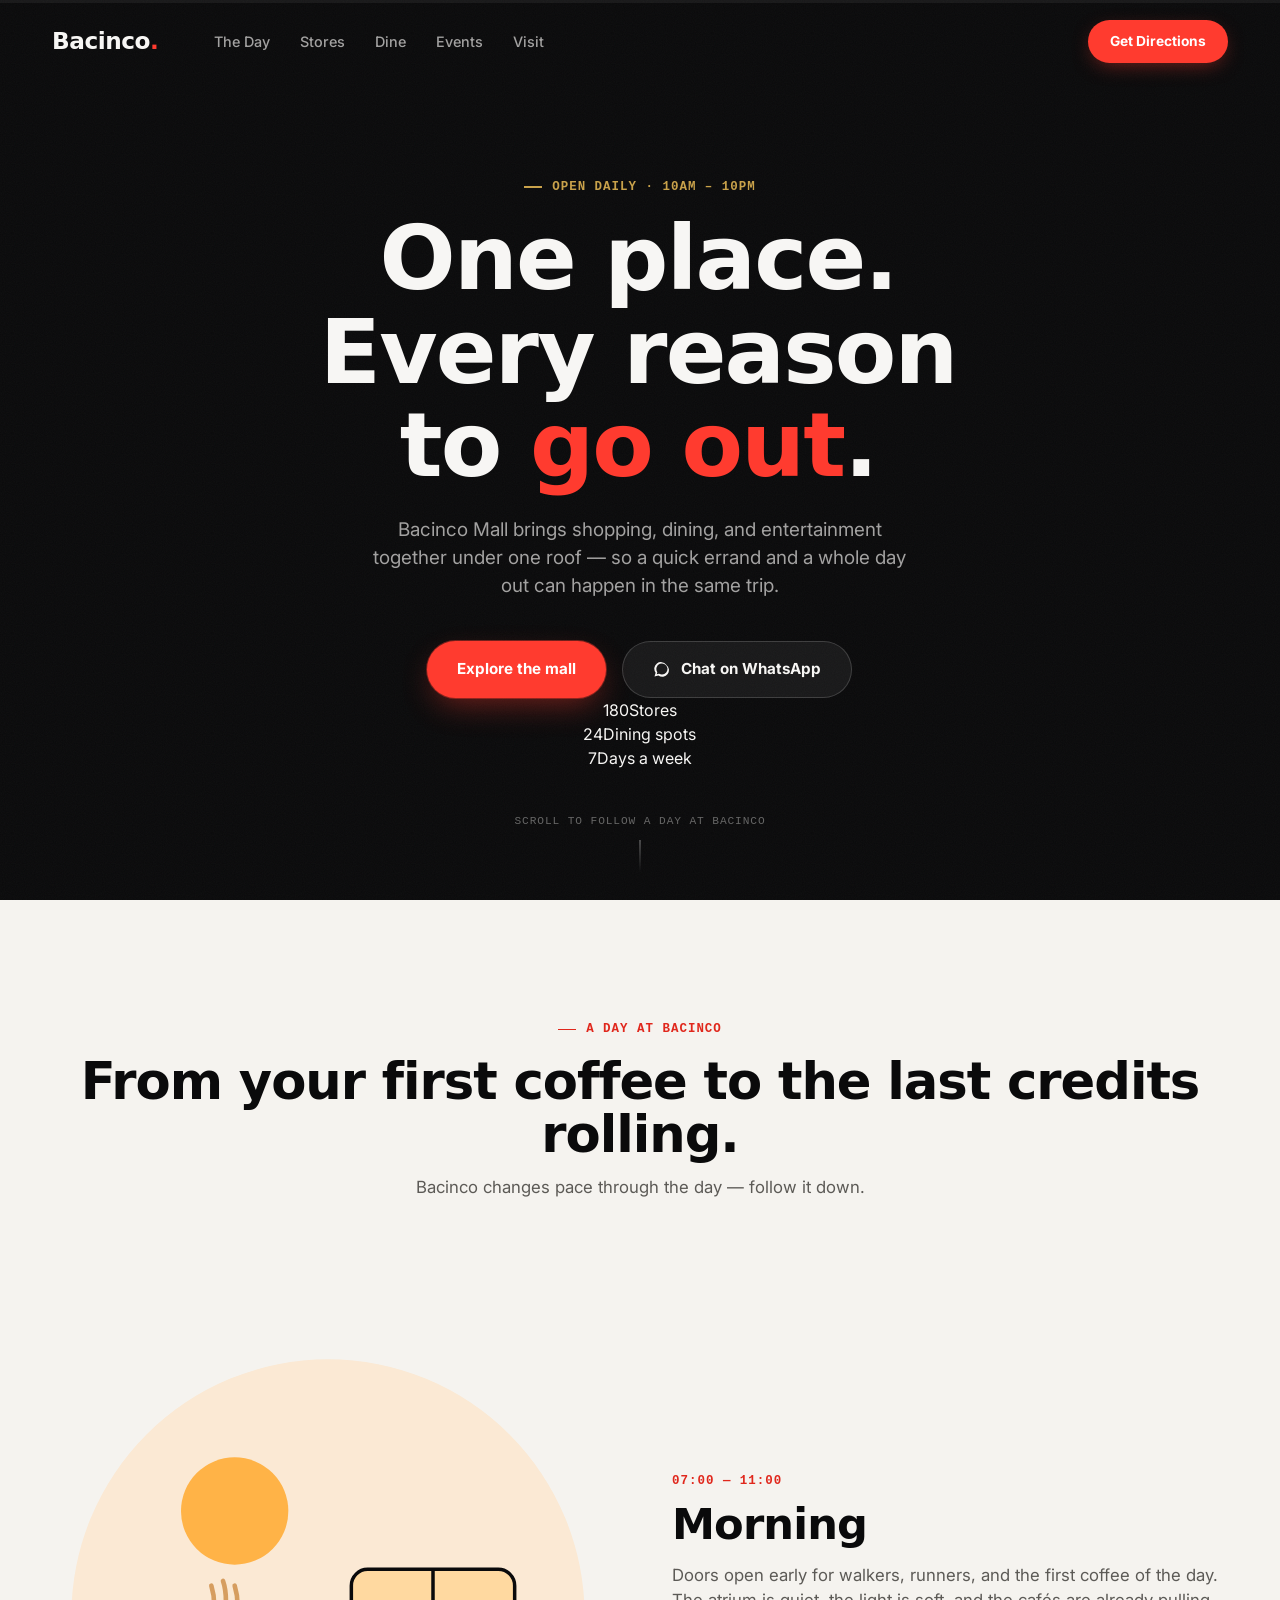
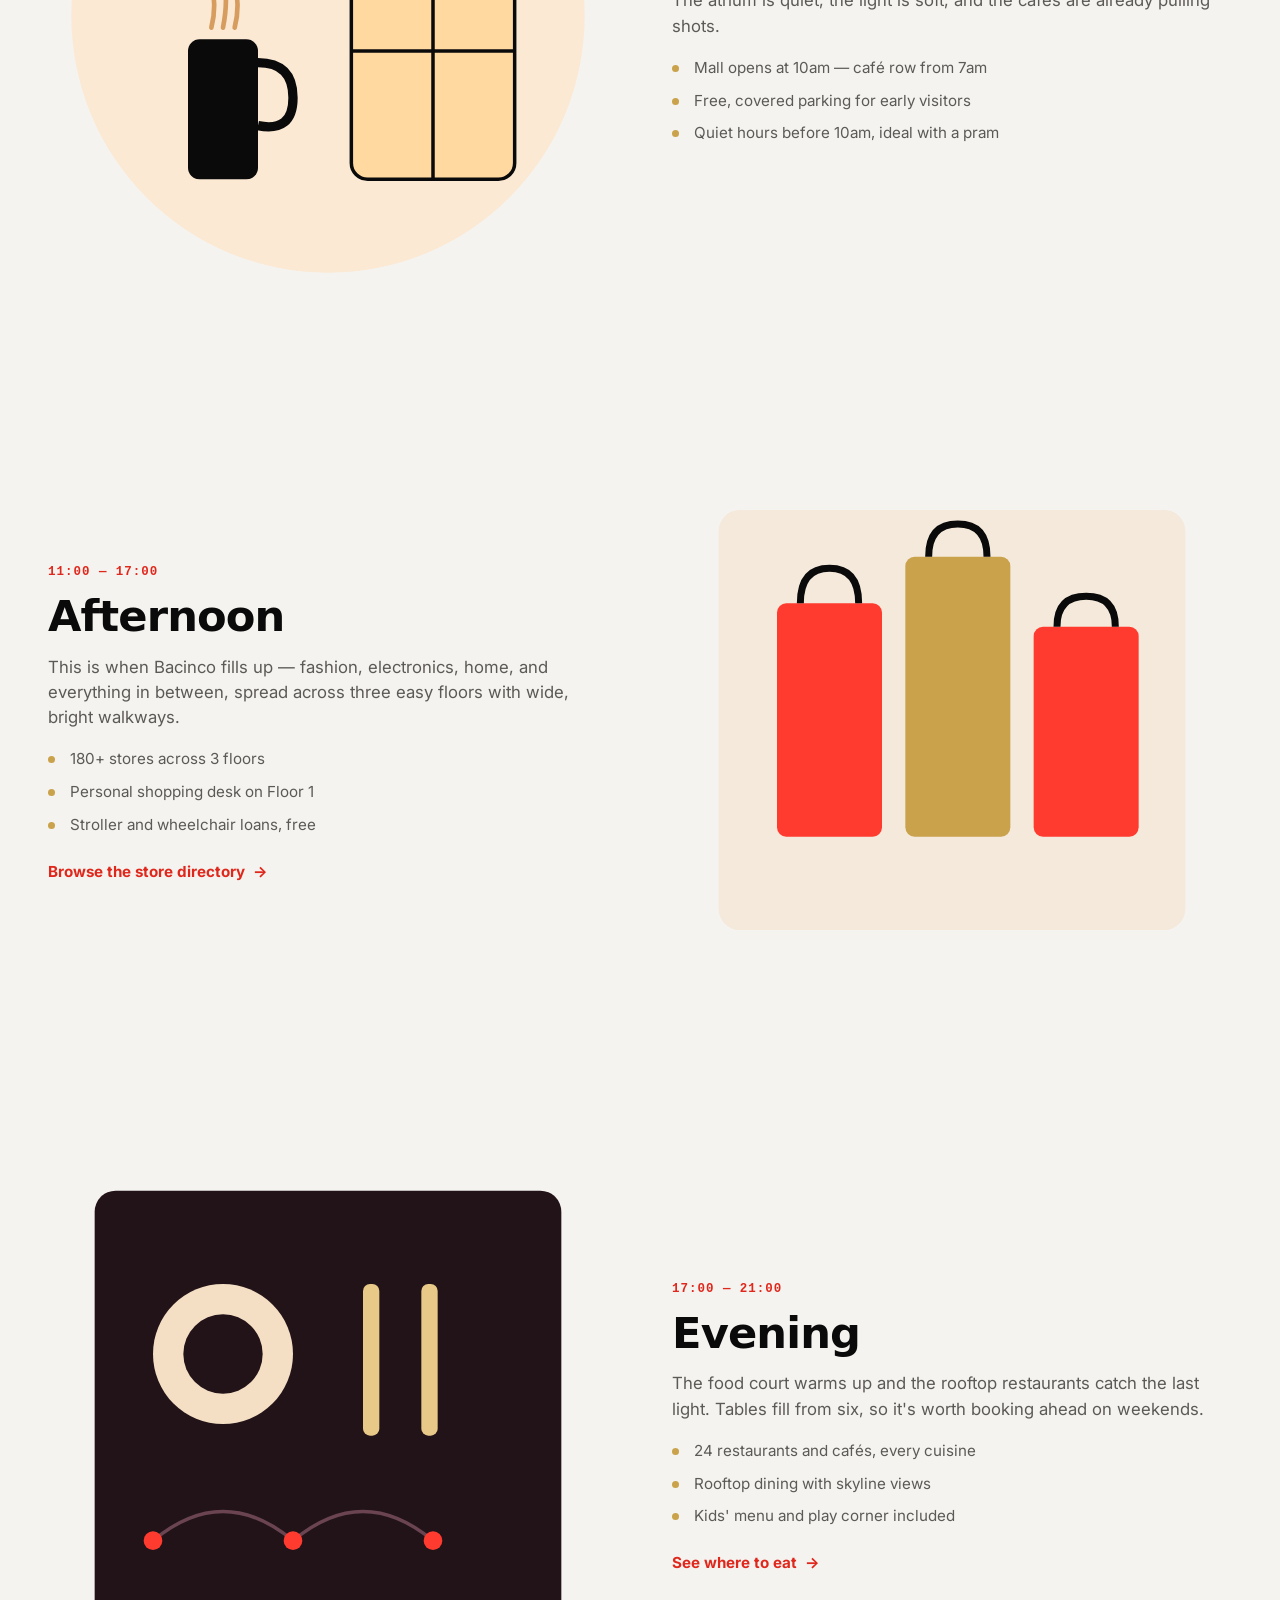
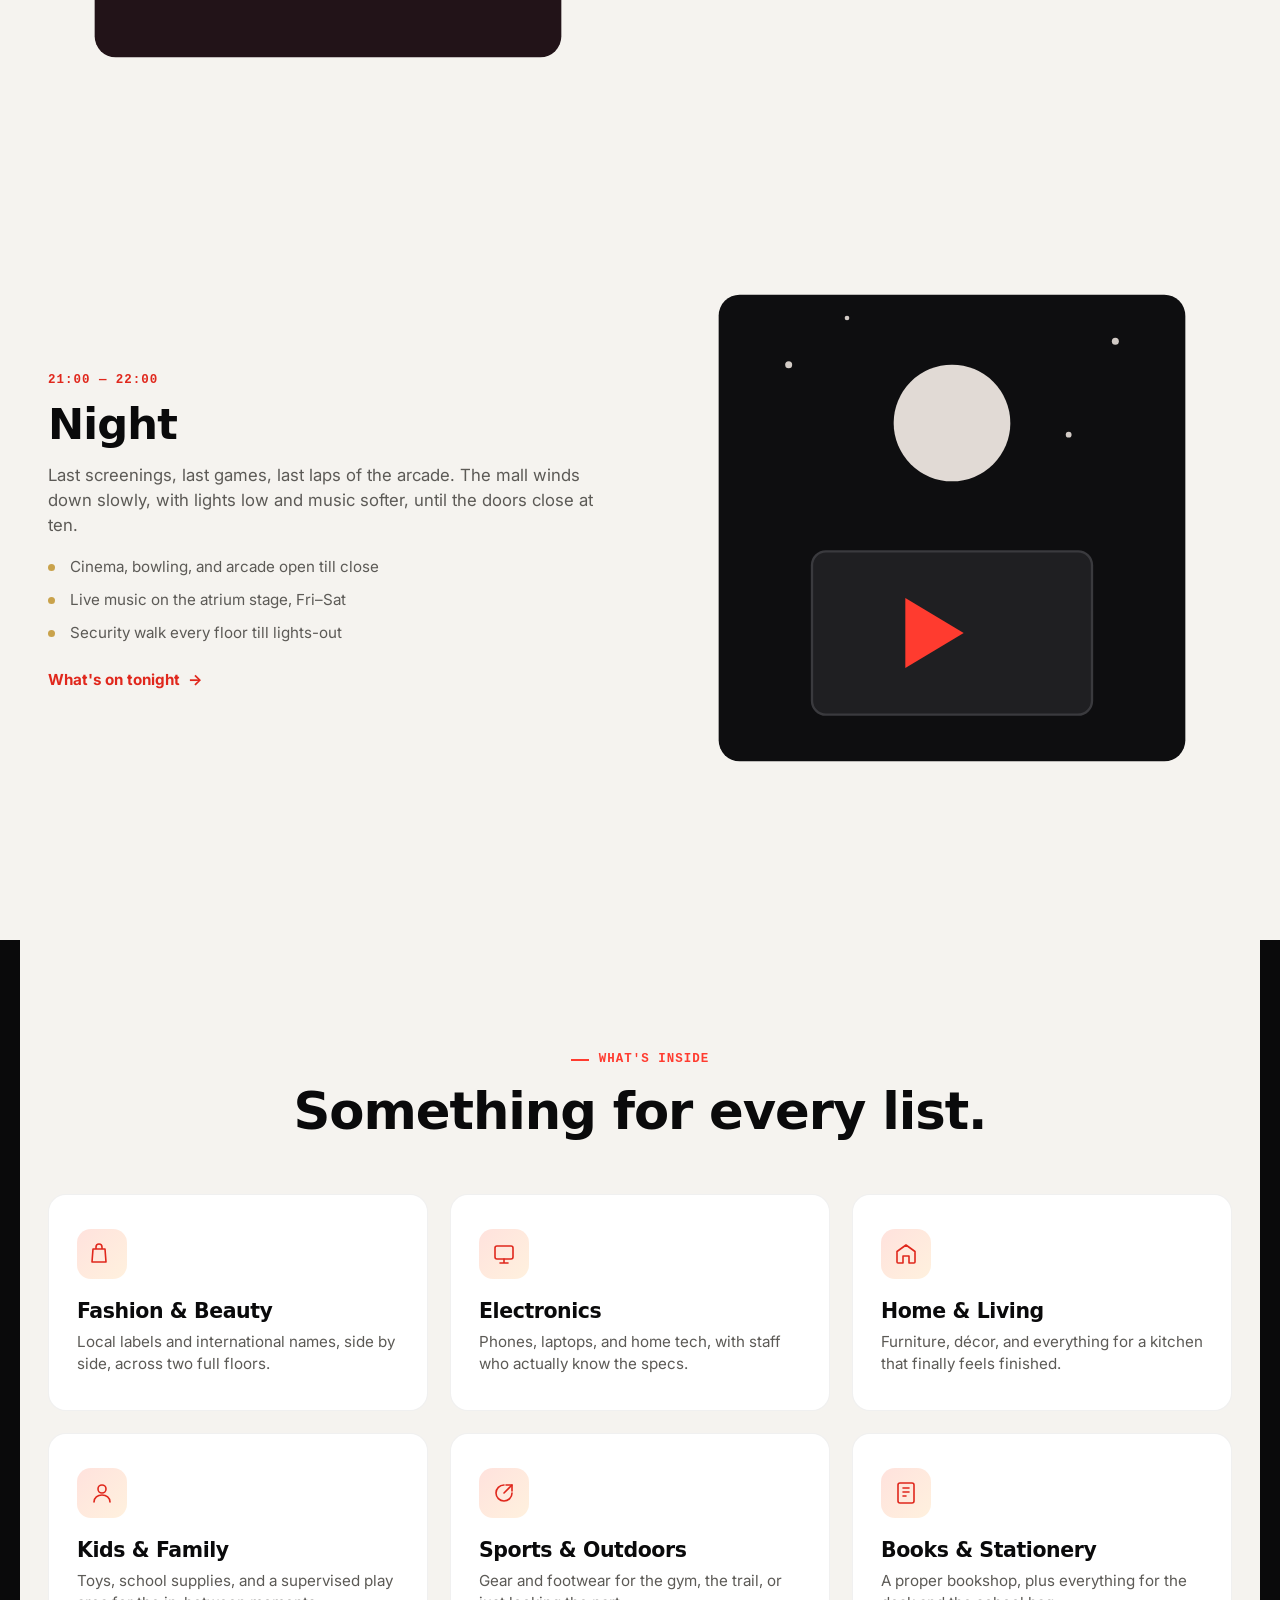
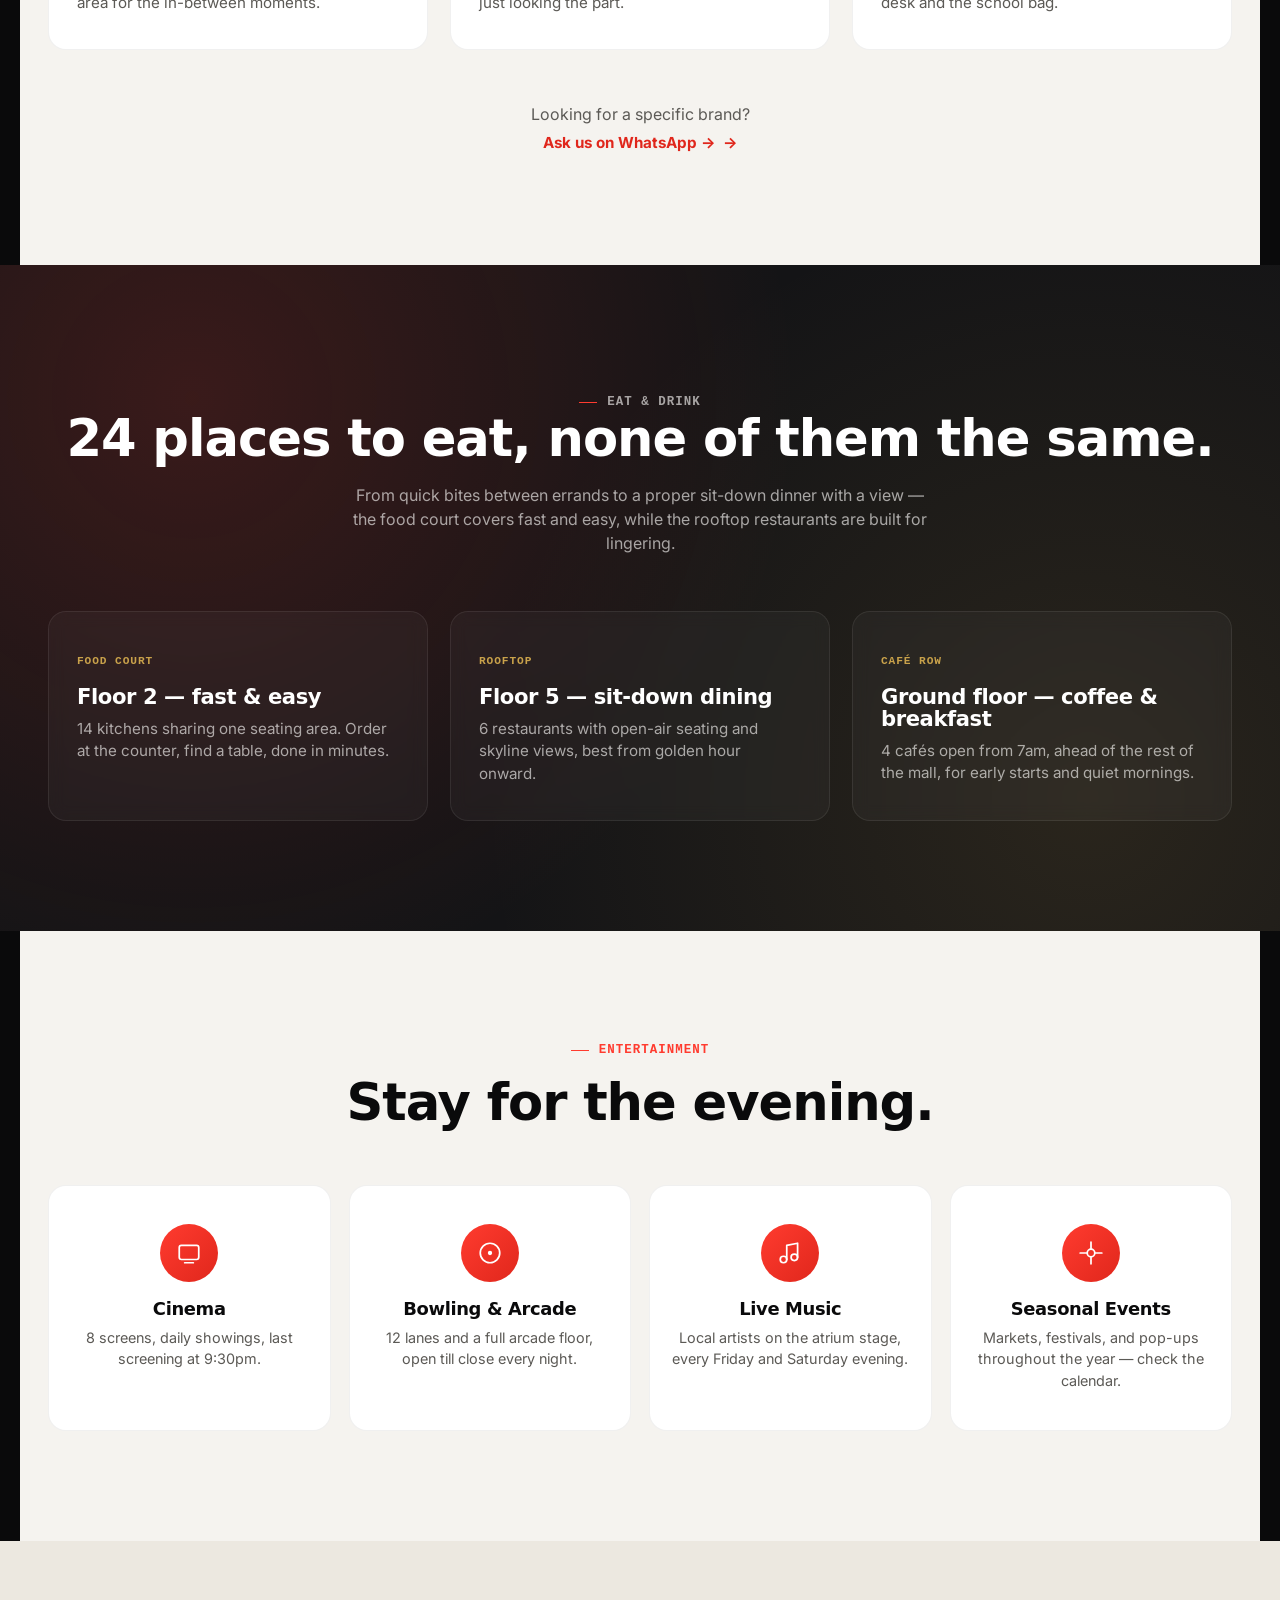
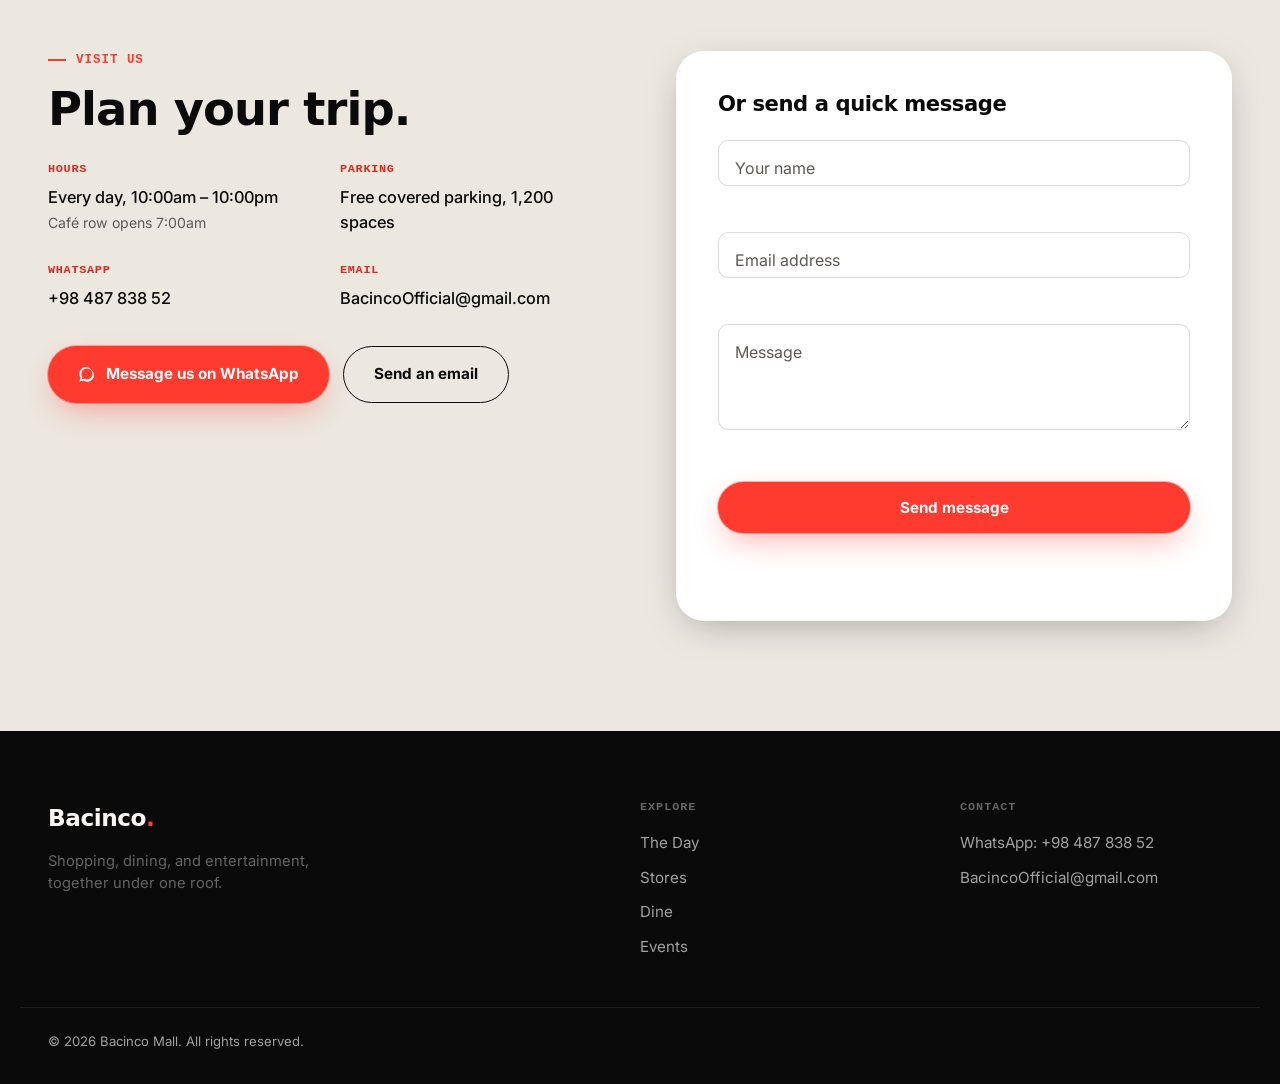
<file: Bacinco.html>
<!DOCTYPE html>
<html lang="en">

<head>
  <meta charset="UTF-8">
  <meta name="viewport" content="width=device-width, initial-scale=1.0">
  <title>Bacinco Mall — Shop, Dine, Discover</title>
  <meta name="description"
    content="Bacinco Mall brings together the city's best shopping, dining, and entertainment under one roof. Open every day, free parking, family friendly.">
  <meta property="og:title" content="Bacinco Mall — Shop, Dine, Discover">
  <meta property="og:description" content="Shopping, dining, and entertainment under one roof.">
  <meta property="og:type" content="website">
  <link rel="preconnect" href="https://fonts.googleapis.com">
  <link rel="preconnect" href="https://fonts.gstatic.com" crossorigin>
  <link
    href="https://fonts.googleapis.com/css2?family=Fraunces:opsz,wght@9..144,300..700&family=Inter:wght@400;500;600;700;800&display=swap"
    rel="stylesheet">
  <link rel="stylesheet" href="Bacinco.css">
</head>

<body>

  <a class="skip-link" href="#main">Skip to content</a>

  <!-- Scroll progress / "time of day" indicator -->
  <div class="daybar" aria-hidden="true">
    <div class="daybar__fill" id="daybarFill"></div>
  </div>

  <header class="nav" id="siteNav">
    <div class="nav__inner">
      <a href="#top" class="nav__logo">Bacinco<span>.</span></a>
      <nav class="nav__links" aria-label="Primary">
        <a href="#day">The Day</a>
        <a href="#stores">Stores</a>
        <a href="#dine">Dine</a>
        <a href="#events">Events</a>
        <a href="#visit">Visit</a>
      </nav>
      <a href="#visit" class="nav__cta">Get Directions</a>
      <button class="nav__burger" id="navBurger" aria-label="Open menu" aria-expanded="false"
        aria-controls="mobileMenu">
        <span></span><span></span><span></span>
      </button>
    </div>
    <div class="mobile-menu" id="mobileMenu">
      <a href="#day">The Day</a>
      <a href="#stores">Stores</a>
      <a href="#dine">Dine</a>
      <a href="#events">Events</a>
      <a href="#visit">Visit</a>
      <a href="#visit" class="mobile-menu__cta">Get Directions</a>
    </div>
  </header>

  <main id="main">

    <!-- HERO -->
    <section class="hero" id="top">
      <div class="hero__bg" aria-hidden="true">
        <div class="blob blob--1"></div>
        <div class="blob blob--2"></div>
        <div class="hero__grain"></div>
      </div>
      <div class="hero__inner">
        <p class="eyebrow reveal">Open daily · 10am – 10pm</p>
        <h1 class="hero__title">
          <span class="reveal-line"><span>One place.</span></span>
          <span class="reveal-line"><span>Every reason</span></span>
          <span class="reveal-line"><span>to <em>go out</em>.</span></span>
        </h1>
        <p class="hero__sub reveal">
          Bacinco Mall brings shopping, dining, and entertainment together under one roof —
          so a quick errand and a whole day out can happen in the same trip.
        </p>
        <div class="hero__actions reveal">
          <a href="#stores" class="btn btn--primary magnetic">
            <span>Explore the mall</span>
          </a>
          <a href="https://wa.me/9848783852" target="_blank" rel="noopener" class="btn btn--ghost magnetic">
            <svg width="18" height="18" viewBox="0 0 24 24" fill="none" aria-hidden="true">
              <path
                d="M17.6 6.3A8.8 8.8 0 0 0 3.5 16.9L2 22l5.2-1.4A8.8 8.8 0 0 0 17.6 6.3ZM12 19.4a7.4 7.4 0 0 1-3.8-1l-.3-.2-2.9.8.8-2.8-.2-.3A7.4 7.4 0 1 1 12 19.4Z"
                fill="currentColor" />
            </svg>
            <span>Chat on WhatsApp</span>
          </a>
        </div>
        <div class="hero__stats reveal">
          <div class="stat"><span class="stat__num" data-count="180">0</span><span class="stat__label">Stores</span>
          </div>
          <div class="stat"><span class="stat__num" data-count="24">0</span><span class="stat__label">Dining
              spots</span></div>
          <div class="stat"><span class="stat__num" data-count="7">0</span><span class="stat__label">Days a week</span>
          </div>
        </div>
      </div>
      <div class="hero__scrollcue" aria-hidden="true">
        <span>Scroll to follow a day at Bacinco</span>
        <div class="scrollcue__line"></div>
      </div>
    </section>

    <!-- THE DAY — narrative spine -->
    <section class="day" id="day">

      <div class="day__intro">
        <p class="eyebrow reveal">A day at Bacinco</p>
        <h2 class="reveal">From your first coffee to the last credits rolling.</h2>
        <p class="day__intro-sub reveal">Bacinco changes pace through the day — follow it down.</p>
      </div>

      <!-- MORNING -->
      <article class="moment moment--morning" data-moment="morning">
        <div class="moment__media reveal-media">
          <svg viewBox="0 0 480 480" class="moment__art" aria-hidden="true">
            <circle cx="240" cy="240" r="220" class="art-bg" />
            <circle cx="160" cy="150" r="46" class="art-sun" />
            <rect x="120" y="260" width="60" height="120" rx="10" class="art-cup" />
            <path d="M180 280 q30 0 30 30 q0 30 -30 24" class="art-handle" />
            <path d="M140 250 q5 -20 0 -36 M150 250 q5 -26 0 -40 M160 250 q5 -20 0 -36" class="art-steam" />
            <rect x="260" y="200" width="140" height="180" rx="14" class="art-window" />
            <line x1="260" y1="270" x2="400" y2="270" class="art-window-mullion" />
            <line x1="330" y1="200" x2="330" y2="380" class="art-window-mullion" />
          </svg>
        </div>
        <div class="moment__copy">
          <span class="moment__time">07:00 — 11:00</span>
          <h3>Morning</h3>
          <p>Doors open early for walkers, runners, and the first coffee of the day. The atrium is quiet, the light is
            soft, and the cafés are already pulling shots.</p>
          <ul class="moment__list">
            <li>Mall opens at 10am — café row from 7am</li>
            <li>Free, covered parking for early visitors</li>
            <li>Quiet hours before 10am, ideal with a pram</li>
          </ul>
        </div>
      </article>

      <!-- AFTERNOON -->
      <article class="moment moment--afternoon" data-moment="afternoon">
        <div class="moment__copy">
          <span class="moment__time">11:00 — 17:00</span>
          <h3>Afternoon</h3>
          <p>This is when Bacinco fills up — fashion, electronics, home, and everything in between, spread across three
            easy floors with wide, bright walkways.</p>
          <ul class="moment__list">
            <li>180+ stores across 3 floors</li>
            <li>Personal shopping desk on Floor 1</li>
            <li>Stroller and wheelchair loans, free</li>
          </ul>
          <a href="#stores" class="link-arrow">Browse the store directory</a>
        </div>
        <div class="moment__media reveal-media">
          <svg viewBox="0 0 480 480" class="moment__art" aria-hidden="true">
            <rect x="40" y="60" width="400" height="360" rx="18" class="art-bg" />
            <rect x="90" y="140" width="90" height="200" rx="8" class="art-bag" />
            <rect x="200" y="100" width="90" height="240" rx="8" class="art-bag art-bag--alt" />
            <rect x="310" y="160" width="90" height="180" rx="8" class="art-bag" />
            <path d="M110 140 q0 -30 25 -30 q25 0 25 30" class="art-handle" />
            <path d="M220 100 q0 -28 25 -28 q25 0 25 28" class="art-handle" />
            <path d="M330 160 q0 -26 25 -26 q25 0 25 26" class="art-handle" />
          </svg>
        </div>
      </article>

      <!-- EVENING -->
      <article class="moment moment--evening" data-moment="evening">
        <div class="moment__media reveal-media">
          <svg viewBox="0 0 480 480" class="moment__art" aria-hidden="true">
            <rect x="40" y="40" width="400" height="400" rx="18" class="art-bg" />
            <circle cx="150" cy="180" r="60" class="art-plate" />
            <circle cx="150" cy="180" r="34" class="art-plate-inner" />
            <rect x="270" y="120" width="14" height="130" rx="6" class="art-cutlery" />
            <rect x="320" y="120" width="14" height="130" rx="6" class="art-cutlery" />
            <path d="M90 340 q60 -50 120 0 q60 -50 120 0" class="art-string" />
            <circle cx="90" cy="340" r="8" class="art-bulb" />
            <circle cx="210" cy="340" r="8" class="art-bulb" />
            <circle cx="330" cy="340" r="8" class="art-bulb" />
          </svg>
        </div>
        <div class="moment__copy">
          <span class="moment__time">17:00 — 21:00</span>
          <h3>Evening</h3>
          <p>The food court warms up and the rooftop restaurants catch the last light. Tables fill from six, so it's
            worth booking ahead on weekends.</p>
          <ul class="moment__list">
            <li>24 restaurants and cafés, every cuisine</li>
            <li>Rooftop dining with skyline views</li>
            <li>Kids' menu and play corner included</li>
          </ul>
          <a href="#dine" class="link-arrow">See where to eat</a>
        </div>
      </article>

      <!-- NIGHT -->
      <article class="moment moment--night" data-moment="night">
        <div class="moment__copy">
          <span class="moment__time">21:00 — 22:00</span>
          <h3>Night</h3>
          <p>Last screenings, last games, last laps of the arcade. The mall winds down slowly, with lights low and music
            softer, until the doors close at ten.</p>
          <ul class="moment__list">
            <li>Cinema, bowling, and arcade open till close</li>
            <li>Live music on the atrium stage, Fri–Sat</li>
            <li>Security walk every floor till lights-out</li>
          </ul>
          <a href="#events" class="link-arrow">What's on tonight</a>
        </div>
        <div class="moment__media reveal-media">
          <svg viewBox="0 0 480 480" class="moment__art" aria-hidden="true">
            <rect x="40" y="40" width="400" height="400" rx="18" class="art-bg" />
            <circle cx="240" cy="150" r="50" class="art-moon" />
            <circle cx="100" cy="100" r="3" class="art-star" />
            <circle cx="380" cy="80" r="3" class="art-star" />
            <circle cx="340" cy="160" r="2.5" class="art-star" />
            <circle cx="150" cy="60" r="2" class="art-star" />
            <rect x="120" y="260" width="240" height="140" rx="12" class="art-screen" />
            <path d="M200 300 l50 30 l-50 30 Z" class="art-play" />
          </svg>
        </div>
      </article>

    </section>

    <!-- STORES -->
    <section class="stores" id="stores">
      <div class="section-head">
        <p class="eyebrow reveal">What's inside</p>
        <h2 class="reveal">Something for every list.</h2>
      </div>
      <div class="store-grid">
        <div class="store-card reveal">
          <div class="store-card__icon">
            <svg viewBox="0 0 24 24" fill="none">
              <path d="M6 7V5a3 3 0 0 1 6 0v2M3 7h12l1 13H2L3 7Z" stroke="currentColor" stroke-width="1.6"
                stroke-linejoin="round" />
            </svg>
          </div>
          <h3>Fashion &amp; Beauty</h3>
          <p>Local labels and international names, side by side, across two full floors.</p>
        </div>
        <div class="store-card reveal">
          <div class="store-card__icon">
            <svg viewBox="0 0 24 24" fill="none">
              <rect x="3" y="4" width="18" height="13" rx="2" stroke="currentColor" stroke-width="1.6" />
              <path d="M8 21h8M12 17v4" stroke="currentColor" stroke-width="1.6" stroke-linecap="round" />
            </svg>
          </div>
          <h3>Electronics</h3>
          <p>Phones, laptops, and home tech, with staff who actually know the specs.</p>
        </div>
        <div class="store-card reveal">
          <div class="store-card__icon">
            <svg viewBox="0 0 24 24" fill="none">
              <path d="M3 9.5 12 3l9 6.5V20a1 1 0 0 1-1 1h-5v-7H9v7H4a1 1 0 0 1-1-1V9.5Z" stroke="currentColor"
                stroke-width="1.6" stroke-linejoin="round" />
            </svg>
          </div>
          <h3>Home &amp; Living</h3>
          <p>Furniture, décor, and everything for a kitchen that finally feels finished.</p>
        </div>
        <div class="store-card reveal">
          <div class="store-card__icon">
            <svg viewBox="0 0 24 24" fill="none">
              <circle cx="12" cy="8" r="4" stroke="currentColor" stroke-width="1.6" />
              <path d="M4 21c0-4.4 3.6-7 8-7s8 2.6 8 7" stroke="currentColor" stroke-width="1.6"
                stroke-linecap="round" />
            </svg>
          </div>
          <h3>Kids &amp; Family</h3>
          <p>Toys, school supplies, and a supervised play area for the in-between moments.</p>
        </div>
        <div class="store-card reveal">
          <div class="store-card__icon">
            <svg viewBox="0 0 24 24" fill="none">
              <path d="M20 12a8 8 0 1 1-8-8" stroke="currentColor" stroke-width="1.6" stroke-linecap="round" />
              <path d="M20 4 12 12" stroke="currentColor" stroke-width="1.6" stroke-linecap="round" />
              <path d="M14 4h6v6" stroke="currentColor" stroke-width="1.6" stroke-linecap="round"
                stroke-linejoin="round" />
            </svg>
          </div>
          <h3>Sports &amp; Outdoors</h3>
          <p>Gear and footwear for the gym, the trail, or just looking the part.</p>
        </div>
        <div class="store-card reveal">
          <div class="store-card__icon">
            <svg viewBox="0 0 24 24" fill="none">
              <rect x="4" y="2" width="16" height="20" rx="2" stroke="currentColor" stroke-width="1.6" />
              <path d="M9 7h6M9 11h6M9 15h3" stroke="currentColor" stroke-width="1.6" stroke-linecap="round" />
            </svg>
          </div>
          <h3>Books &amp; Stationery</h3>
          <p>A proper bookshop, plus everything for the desk and the school bag.</p>
        </div>
      </div>
      <div class="store-cta reveal">
        <p>Looking for a specific brand?</p>
        <a href="https://wa.me/9848783852" target="_blank" rel="noopener" class="link-arrow">Ask us on WhatsApp →</a>
      </div>
    </section>

    <!-- DINE -->
    <section class="dine" id="dine">
      <div class="section-head section-head--light">
        <p class="eyebrow reveal">Eat &amp; drink</p>
        <h2 class="reveal">24 places to eat, none of them the same.</h2>
        <p class="reveal">From quick bites between errands to a proper sit-down dinner with a view — the food court
          covers fast and easy, while the rooftop restaurants are built for lingering.</p>
      </div>
      <div class="dine-grid">
        <div class="dine-card reveal">
          <span class="dine-card__tag">Food Court</span>
          <h3>Floor 2 — fast &amp; easy</h3>
          <p>14 kitchens sharing one seating area. Order at the counter, find a table, done in minutes.</p>
        </div>
        <div class="dine-card reveal">
          <span class="dine-card__tag">Rooftop</span>
          <h3>Floor 5 — sit-down dining</h3>
          <p>6 restaurants with open-air seating and skyline views, best from golden hour onward.</p>
        </div>
        <div class="dine-card reveal">
          <span class="dine-card__tag">Café Row</span>
          <h3>Ground floor — coffee &amp; breakfast</h3>
          <p>4 cafés open from 7am, ahead of the rest of the mall, for early starts and quiet mornings.</p>
        </div>
      </div>
    </section>

    <!-- EVENTS -->
    <section class="events" id="events">
      <div class="section-head">
        <p class="eyebrow reveal">Entertainment</p>
        <h2 class="reveal">Stay for the evening.</h2>
      </div>
      <div class="events-grid">
        <div class="event-card reveal">
          <div class="event-card__icon">
            <svg viewBox="0 0 24 24" fill="none">
              <rect x="3" y="5" width="18" height="13" rx="2" stroke="currentColor" stroke-width="1.6" />
              <path d="M8 21h8" stroke="currentColor" stroke-width="1.6" stroke-linecap="round" />
            </svg>
          </div>
          <h3>Cinema</h3>
          <p>8 screens, daily showings, last screening at 9:30pm.</p>
        </div>
        <div class="event-card reveal">
          <div class="event-card__icon">
            <svg viewBox="0 0 24 24" fill="none">
              <circle cx="12" cy="12" r="9" stroke="currentColor" stroke-width="1.6" />
              <circle cx="12" cy="12" r="2" fill="currentColor" />
            </svg>
          </div>
          <h3>Bowling &amp; Arcade</h3>
          <p>12 lanes and a full arcade floor, open till close every night.</p>
        </div>
        <div class="event-card reveal">
          <div class="event-card__icon">
            <svg viewBox="0 0 24 24" fill="none">
              <path d="M9 18V5l10-2v13" stroke="currentColor" stroke-width="1.6" stroke-linecap="round"
                stroke-linejoin="round" />
              <circle cx="6" cy="18" r="3" stroke="currentColor" stroke-width="1.6" />
              <circle cx="16" cy="16" r="3" stroke="currentColor" stroke-width="1.6" />
            </svg>
          </div>
          <h3>Live Music</h3>
          <p>Local artists on the atrium stage, every Friday and Saturday evening.</p>
        </div>
        <div class="event-card reveal">
          <div class="event-card__icon">
            <svg viewBox="0 0 24 24" fill="none">
              <path d="M12 2v6M12 16v6M2 12h6M16 12h6" stroke="currentColor" stroke-width="1.6"
                stroke-linecap="round" />
              <circle cx="12" cy="12" r="3.5" stroke="currentColor" stroke-width="1.6" />
            </svg>
          </div>
          <h3>Seasonal Events</h3>
          <p>Markets, festivals, and pop-ups throughout the year — check the calendar.</p>
        </div>
      </div>
    </section>

    <!-- VISIT / CONTACT -->
    <section class="visit" id="visit">
      <div class="visit__grid">
        <div class="visit__info">
          <p class="eyebrow reveal">Visit us</p>
          <h2 class="reveal">Plan your trip.</h2>

          <dl class="visit__details reveal">
            <div>
              <dt>Hours</dt>
              <dd>Every day, 10:00am – 10:00pm<br><span class="muted">Café row opens 7:00am</span></dd>
            </div>
            <div>
              <dt>Parking</dt>
              <dd>Free covered parking, 1,200 spaces</dd>
            </div>
            <div>
              <dt>WhatsApp</dt>
              <dd><a href="https://wa.me/9848783852" target="_blank" rel="noopener">+98 487 838 52</a></dd>
            </div>
            <div>
              <dt>Email</dt>
              <dd><a href="mailto:BacincoOfficial@gmail.com">BacincoOfficial@gmail.com</a></dd>
            </div>
          </dl>

          <div class="visit__actions reveal">
            <a href="https://wa.me/9848783852" target="_blank" rel="noopener" class="btn btn--primary magnetic">
              <svg width="18" height="18" viewBox="0 0 24 24" fill="none" aria-hidden="true">
                <path
                  d="M17.6 6.3A8.8 8.8 0 0 0 3.5 16.9L2 22l5.2-1.4A8.8 8.8 0 0 0 17.6 6.3ZM12 19.4a7.4 7.4 0 0 1-3.8-1l-.3-.2-2.9.8.8-2.8-.2-.3A7.4 7.4 0 1 1 12 19.4Z"
                  fill="currentColor" />
              </svg>
              <span>Message us on WhatsApp</span>
            </a>
            <a href="mailto:BacincoOfficial@gmail.com" class="btn btn--ghost-dark magnetic">
              <span>Send an email</span>
            </a>
          </div>
        </div>

        <form class="visit__form reveal" id="contactForm" novalidate>
          <h3>Or send a quick message</h3>

          <div class="field">
            <input type="text" id="nameField" name="name" placeholder=" " required autocomplete="name">
            <label for="nameField">Your name</label>
            <span class="field__error" id="nameError"></span>
          </div>

          <div class="field">
            <input type="email" id="emailField" name="email" placeholder=" " required autocomplete="email">
            <label for="emailField">Email address</label>
            <span class="field__error" id="emailError"></span>
          </div>

          <div class="field">
            <textarea id="messageField" name="message" placeholder=" " required rows="4"></textarea>
            <label for="messageField">Message</label>
            <span class="field__error" id="messageError"></span>
          </div>

          <button type="submit" class="btn btn--primary btn--block magnetic" id="submitBtn">
            <span class="btn__label">Send message</span>
            <span class="btn__spinner" aria-hidden="true"></span>
          </button>

          <p class="form__success" id="formSuccess" role="status">
            <svg width="20" height="20" viewBox="0 0 24 24" fill="none" aria-hidden="true">
              <path d="M5 13l4 4L19 7" stroke="currentColor" stroke-width="2.2" stroke-linecap="round"
                stroke-linejoin="round" />
            </svg>
            Thanks — we'll get back to you on email shortly. For anything urgent, WhatsApp us instead.
          </p>
        </form>
      </div>
    </section>

  </main>

  <footer class="footer">
    <div class="footer__inner">
      <div class="footer__brand">
        <a href="#top" class="nav__logo">Bacinco<span>.</span></a>
        <p>Shopping, dining, and entertainment, together under one roof.</p>
      </div>
      <div class="footer__col">
        <h4>Explore</h4>
        <a href="#day">The Day</a>
        <a href="#stores">Stores</a>
        <a href="#dine">Dine</a>
        <a href="#events">Events</a>
      </div>
      <div class="footer__col">
        <h4>Contact</h4>
        <a href="https://wa.me/9848783852" target="_blank" rel="noopener">WhatsApp: +98 487 838 52</a>
        <a href="mailto:BacincoOfficial@gmail.com">BacincoOfficial@gmail.com</a>
      </div>
    </div>
    <div class="footer__bottom">
      <p>&copy; 2026 Bacinco Mall. All rights reserved.</p>
    </div>
  </footer>

  <script src="Bacinco.js"></script>
</body>

</html>
</file>
<file: Bacinco.css>
/* ============================================
   BACINCO MALL — Design tokens
   Direction: bold luxury — Lamborghini spec-sheet
   precision + Nike energy + Apple restraint.
   ============================================ */
:root {
  /* Color — near-black ground, single performance-red accent, warm metal */
  --black:        #0A0A0B;
  --black-soft:    #141416;
  --panel:         #1B1B1E;
  --panel-line:    rgba(255,255,255,.08);
  --white:         #F7F6F4;
  --white-dim:     rgba(247,246,244,.64);
  --white-faint:   rgba(247,246,244,.38);
  --red:           #FF3B2F;
  --red-deep:      #E0271C;
  --gold:          #C9A24B;
  --paper:         #F5F3EF;
  --paper-deep:    #ECE8E0;
  --ink:           #0A0A0B;
  --ink-soft:      #5C5A56;

  /* Type */
  --font-display: 'Bricolage Grotesque', system-ui, sans-serif;
  --font-body: 'Inter', system-ui, sans-serif;
  --font-mono: 'Space Mono', monospace;

  /* Layout */
  --container: 1240px;
  --radius-sm: 10px;
  --radius-md: 18px;
  --radius-lg: 28px;

  /* Motion */
  --ease: cubic-bezier(.16, 1, .3, 1);
  --ease-soft: cubic-bezier(.4, 0, .2, 1);
  --ease-out-strong: cubic-bezier(.05, .9, .1, 1);

  --shadow-soft: 0 10px 40px -12px rgba(0,0,0,.35);
  --shadow-lift: 0 30px 60px -20px rgba(0,0,0,.5);
  --glow-red: 0 0 0 1px rgba(255,59,47,.4), 0 12px 32px -8px rgba(255,59,47,.45);
}

@media (prefers-reduced-motion: reduce) {
  *, *::before, *::after {
    animation-duration: .001ms !important;
    animation-iteration-count: 1 !important;
    transition-duration: .001ms !important;
    scroll-behavior: auto !important;
  }
}

* { box-sizing: border-box; }
html { scroll-behavior: smooth; }

body {
  margin: 0;
  font-family: var(--font-body);
  background: var(--black);
  color: var(--white);
  -webkit-font-smoothing: antialiased;
  line-height: 1.5;
  overflow-x: hidden;
}

h1, h2, h3, h4 {
  font-family: var(--font-display);
  font-weight: 700;
  line-height: 1.04;
  margin: 0;
  letter-spacing: -0.02em;
}

p { margin: 0; color: var(--white-dim); }

a { color: inherit; text-decoration: none; }

img, svg { display: block; max-width: 100%; }

button { font-family: inherit; }

.skip-link {
  position: absolute;
  left: -9999px;
  top: 0;
  background: var(--red);
  color: #fff;
  padding: 12px 20px;
  border-radius: 0 0 8px 0;
  z-index: 2000;
  font-weight: 600;
}
.skip-link:focus { left: 0; }

:focus-visible {
  outline: 2.5px solid var(--red);
  outline-offset: 3px;
  border-radius: 4px;
}

.eyebrow {
  font-family: var(--font-mono);
  font-size: 0.78rem;
  font-weight: 700;
  letter-spacing: 0.08em;
  text-transform: uppercase;
  color: var(--red);
  margin: 0 0 16px;
  display: flex;
  align-items: center;
  gap: 10px;
}
.eyebrow::before {
  content: '';
  width: 18px;
  height: 1.5px;
  background: var(--red);
  display: inline-block;
}
.eyebrow--light { color: var(--gold); }
.eyebrow--dark { color: var(--red-deep); }

/* ============================================
   Page load curtain
   ============================================ */
.loader {
  position: fixed;
  inset: 0;
  z-index: 3000;
  background: var(--black);
  display: flex;
  align-items: center;
  justify-content: center;
  transition: opacity .6s var(--ease), visibility .6s var(--ease);
}
.loader.is-hidden {
  opacity: 0;
  visibility: hidden;
  pointer-events: none;
}
.loader__mark {
  font-family: var(--font-display);
  font-size: 2.4rem;
  font-weight: 800;
  color: var(--white);
  letter-spacing: -0.02em;
  opacity: 0;
  transform: translateY(14px);
  animation: loaderIn .9s var(--ease-out-strong) .15s forwards;
}
.loader__mark span { color: var(--red); }
@keyframes loaderIn {
  to { opacity: 1; transform: translateY(0); }
}

/* ============================================
   Scroll progress bar
   ============================================ */
.daybar {
  position: fixed;
  top: 0; left: 0; right: 0;
  height: 3px;
  z-index: 1000;
  background: rgba(255,255,255,.06);
}
.daybar__fill {
  height: 100%;
  width: 0%;
  background: linear-gradient(90deg, var(--gold), var(--red) 60%, var(--red-deep));
  transition: width .1s linear;
  box-shadow: 0 0 12px rgba(255,59,47,.6);
}

/* ============================================
   Nav
   ============================================ */
.nav {
  position: fixed;
  top: 0; left: 0; right: 0;
  z-index: 900;
  transition: transform .5s var(--ease), background .4s var(--ease-soft), box-shadow .4s var(--ease-soft);
  transform: translateY(0);
}
.nav.nav--hidden { transform: translateY(-100%); }
.nav.nav--scrolled {
  background: rgba(10,10,11,.72);
  backdrop-filter: blur(18px) saturate(160%);
  -webkit-backdrop-filter: blur(18px) saturate(160%);
  box-shadow: 0 1px 0 rgba(255,255,255,.07);
}
.nav__inner {
  max-width: var(--container);
  margin: 0 auto;
  padding: 20px 32px;
  display: flex;
  align-items: center;
  gap: 32px;
}
.nav__logo {
  font-family: var(--font-display);
  font-size: 1.45rem;
  font-weight: 800;
  letter-spacing: -0.02em;
  color: var(--white);
}
.nav__logo span { color: var(--red); }
.nav__links {
  display: flex;
  gap: 30px;
  margin-right: auto;
  margin-left: 24px;
}
.nav__links a {
  font-size: 0.9rem;
  font-weight: 500;
  color: var(--white-dim);
  position: relative;
  padding: 4px 0;
  transition: color .25s var(--ease-soft);
}
.nav__links a::after {
  content: '';
  position: absolute;
  left: 0; bottom: 0;
  width: 0%;
  height: 1.5px;
  background: var(--red);
  transition: width .3s var(--ease);
}
.nav__links a:hover,
.nav__links a.is-active { color: var(--white); }
.nav__links a:hover::after,
.nav__links a.is-active::after { width: 100%; }

.nav__cta {
  font-size: 0.86rem;
  font-weight: 700;
  background: var(--red);
  color: #fff;
  padding: 11px 22px;
  border-radius: 100px;
  transition: transform .3s var(--ease), background .3s var(--ease-soft), box-shadow .3s;
  box-shadow: 0 6px 20px -6px rgba(255,59,47,.5);
}
.nav__cta:hover { background: var(--red-deep); transform: translateY(-2px); box-shadow: 0 10px 26px -6px rgba(255,59,47,.6); }

.nav__burger {
  display: none;
  width: 42px; height: 42px;
  border-radius: 50%;
  background: rgba(255,255,255,.06);
  border: none;
  cursor: pointer;
  flex-direction: column;
  align-items: center;
  justify-content: center;
  gap: 5px;
}
.nav__burger span {
  width: 18px; height: 2px;
  background: var(--white);
  border-radius: 2px;
  transition: transform .3s var(--ease), opacity .3s var(--ease);
}
.nav__burger[aria-expanded="true"] span:nth-child(1) { transform: translateY(7px) rotate(45deg); }
.nav__burger[aria-expanded="true"] span:nth-child(2) { opacity: 0; }
.nav__burger[aria-expanded="true"] span:nth-child(3) { transform: translateY(-7px) rotate(-45deg); }

.mobile-menu {
  position: fixed;
  inset: 0;
  background: var(--black);
  display: flex;
  flex-direction: column;
  justify-content: center;
  align-items: flex-start;
  gap: 22px;
  padding: 0 40px;
  transform: translateX(100%);
  transition: transform .5s var(--ease);
  z-index: 850;
}
.mobile-menu.is-open { transform: translateX(0); }
.mobile-menu a {
  font-family: var(--font-display);
  font-size: 2.1rem;
  font-weight: 700;
  color: var(--white);
}
.mobile-menu__cta {
  margin-top: 14px;
  background: var(--red);
  color: #fff;
  padding: 14px 26px;
  border-radius: 100px;
  font-family: var(--font-body);
  font-size: 1rem !important;
  font-weight: 700;
}

/* ============================================
   Buttons
   ============================================ */
.btn {
  display: inline-flex;
  align-items: center;
  justify-content: center;
  gap: 10px;
  font-family: var(--font-body);
  font-size: 0.95rem;
  font-weight: 700;
  padding: 16px 30px;
  border-radius: 100px;
  border: none;
  cursor: pointer;
  position: relative;
  overflow: hidden;
  transition: transform .35s var(--ease), box-shadow .35s var(--ease-soft);
  isolation: isolate;
}
.btn--primary {
  background: var(--red);
  color: #fff;
  box-shadow: var(--glow-red);
}
.btn--primary:hover { transform: translateY(-3px); box-shadow: 0 16px 36px -8px rgba(255,59,47,.6); }
.btn--ghost {
  background: rgba(255,255,255,.06);
  color: var(--white);
  border: 1.5px solid rgba(255,255,255,.16);
}
.btn--ghost:hover { background: rgba(255,255,255,.1); transform: translateY(-3px); }
.btn--ghost-light {
  background: rgba(255,255,255,.04);
  color: var(--white);
  border: 1.5px solid rgba(255,255,255,.18);
}
.btn--ghost-light:hover { background: rgba(255,255,255,.09); transform: translateY(-3px); }
.btn--ghost-dark {
  background: transparent;
  color: var(--ink);
  border: 1.5px solid var(--ink);
}
.btn--ghost-dark:hover { background: var(--ink); color: var(--paper); transform: translateY(-3px); }
.btn--block { width: 100%; }

.btn::before {
  content: '';
  position: absolute;
  inset: 0;
  background: radial-gradient(circle, rgba(255,255,255,.45) 0%, transparent 60%);
  opacity: 0;
  transform: scale(0);
  transition: transform .5s var(--ease), opacity .5s var(--ease);
  z-index: -1;
}
.btn:active::before { opacity: 1; transform: scale(2.4); transition: 0s; }

.btn__spinner { display: none; }
.btn.is-loading .btn__label { opacity: 0; }
.btn.is-loading .btn__spinner {
  display: block;
  position: absolute;
  width: 18px; height: 18px;
  border: 2.5px solid rgba(255,255,255,.4);
  border-top-color: #fff;
  border-radius: 50%;
  animation: spin .7s linear infinite;
}
@keyframes spin { to { transform: rotate(360deg); } }

.link-arrow {
  display: inline-flex;
  align-items: center;
  gap: 8px;
  font-weight: 700;
  font-size: 0.95rem;
  color: var(--red);
  position: relative;
}
.link-arrow::after {
  content: '→';
  transition: transform .3s var(--ease);
}
.link-arrow:hover::after { transform: translateX(5px); }

/* dark-on-light contexts need ink-colored arrows */
.section-head ~ * .link-arrow,
.moment .link-arrow,
.store-cta .link-arrow { color: var(--red-deep); }

/* ============================================
   Reveal animations
   ============================================ */
.reveal {
  opacity: 0;
  transform: translateY(28px);
  transition: opacity .8s var(--ease), transform .8s var(--ease);
}
.reveal.is-visible { opacity: 1; transform: translateY(0); }

.reveal-media {
  opacity: 0;
  transform: scale(.92);
  transition: opacity .9s var(--ease), transform .9s var(--ease);
}
.reveal-media.is-visible { opacity: 1; transform: scale(1); }

.reveal-line {
  display: block;
  overflow: hidden;
  padding-bottom: 0.22em;
  margin-bottom: -0.22em;
}
.reveal-line span {
  display: inline-block;
  transform: translateY(110%);
  transition: transform .8s var(--ease);
  padding-right: 0.04em;
}
.reveal-line.is-visible span { transform: translateY(0); }

/* staggered children helper */
.stagger > * { transition-delay: calc(var(--i, 0) * 70ms); }

/* ============================================
   Hero
   ============================================ */
.hero {
  position: relative;
  min-height: 100vh;
  display: grid;
  grid-template-rows: 1fr auto auto;
  align-items: center;
  justify-items: center;
  padding: 150px 28px 0;
  overflow: hidden;
  background: var(--black);
}
.hero__bg {
  position: absolute;
  inset: 0;
  z-index: 0;
}
.hero__glow {
  position: absolute;
  border-radius: 50%;
  filter: blur(90px);
  opacity: .55;
  animation: drift 20s var(--ease-soft) infinite alternate;
}
.hero__glow--1 {
  width: 640px; height: 640px;
  background: radial-gradient(circle, rgba(255,59,47,.35), transparent 70%);
  top: -220px; right: -160px;
}
.hero__glow--2 {
  width: 520px; height: 520px;
  background: radial-gradient(circle, rgba(201,162,75,.22), transparent 70%);
  bottom: -200px; left: -140px;
  animation-delay: -7s;
}
@keyframes drift {
  0% { transform: translate(0,0) scale(1); }
  100% { transform: translate(50px,-36px) scale(1.1); }
}
.hero__grid {
  position: absolute; inset: 0;
  background-image:
    linear-gradient(rgba(255,255,255,.045) 1px, transparent 1px),
    linear-gradient(90deg, rgba(255,255,255,.045) 1px, transparent 1px);
  background-size: 64px 64px;
  mask-image: radial-gradient(circle at 50% 30%, black 0%, transparent 70%);
}
.hero__grain {
  position: absolute; inset: 0;
  opacity: .04;
  background-image: url("data:image/svg+xml,%3Csvg xmlns='http://www.w3.org/2000/svg' width='100' height='100'%3E%3Cfilter id='n'%3E%3CfeTurbulence type='fractalNoise' baseFrequency='0.9' numOctaves='2' stitchTiles='stitch'/%3E%3C/filter%3E%3Crect width='100%25' height='100%25' filter='url(%23n)'/%3E%3C/svg%3E");
  mix-blend-mode: overlay;
}

.hero__inner {
  position: relative;
  z-index: 1;
  max-width: 820px;
  text-align: center;
  display: flex;
  flex-direction: column;
  align-items: center;
  justify-content: center;
  padding-top: 12px;
}
.hero__inner .eyebrow { justify-content: center; color: var(--gold); }
.hero__inner .eyebrow::before { background: var(--gold); }
.hero__title {
  font-size: clamp(2.8rem, 7.4vw, 5.6rem);
  margin-bottom: 24px;
  color: var(--white);
}
.hero__title em {
  font-style: normal;
  color: var(--red);
}
.hero__sub {
  font-size: 1.18rem;
  max-width: 540px;
  margin-bottom: 40px;
  color: var(--white-dim);
}
.hero__actions {
  display: flex;
  gap: 16px;
  flex-wrap: wrap;
  justify-content: center;
}

/* Spec-sheet stat strip — signature element */
.specsheet {
  position: relative;
  z-index: 1;
  width: 100%;
  max-width: var(--container);
  margin: 64px auto 0;
  padding: 0 28px;
  display: flex;
  align-items: center;
  justify-content: center;
  gap: 0;
  border-top: 1px solid rgba(255,255,255,.1);
}
.specsheet__item {
  flex: 1;
  display: flex;
  flex-direction: column;
  align-items: center;
  gap: 6px;
  padding: 28px 12px;
  text-align: center;
}
.specsheet__num {
  font-family: var(--font-mono);
  font-size: clamp(1.8rem, 3.4vw, 2.6rem);
  font-weight: 700;
  color: var(--white);
  letter-spacing: -0.02em;
}
.specsheet__label {
  font-family: var(--font-mono);
  font-size: 0.7rem;
  letter-spacing: 0.1em;
  text-transform: uppercase;
  color: var(--white-faint);
}
.specsheet__div {
  width: 1px;
  height: 40px;
  background: rgba(255,255,255,.12);
  flex-shrink: 0;
}

.hero__scrollcue {
  position: relative;
  z-index: 1;
  display: flex;
  flex-direction: column;
  align-items: center;
  gap: 10px;
  padding: 28px 0 28px;
}
.hero__scrollcue span {
  font-family: var(--font-mono);
  font-size: 0.7rem;
  letter-spacing: 0.08em;
  color: var(--white-faint);
  text-transform: uppercase;
}
.scrollcue__line {
  width: 1.5px; height: 32px;
  background: linear-gradient(rgba(255,255,255,.25), transparent);
  position: relative;
  overflow: hidden;
}
.scrollcue__line::after {
  content: '';
  position: absolute;
  top: -100%; left: 0; right: 0;
  height: 100%;
  background: var(--red);
  animation: scrollpulse 2.2s var(--ease-soft) infinite;
}
@keyframes scrollpulse {
  0% { top: -100%; }
  60% { top: 100%; }
  100% { top: 100%; }
}

/* ============================================
   THE DAY — narrative spine (light paper section)
   ============================================ */
.day {
  position: relative;
  padding: 120px 0 60px;
  background: var(--paper);
  color: var(--ink);
}
.day__intro {
  max-width: var(--container);
  margin: 0 auto 64px;
  padding: 0 28px;
  text-align: center;
}
.day__intro .eyebrow { justify-content: center; color: var(--red-deep); }
.day__intro .eyebrow::before { background: var(--red-deep); }
.day__intro h2 {
  font-size: clamp(2.1rem, 4.6vw, 3.2rem);
  margin-bottom: 14px;
  color: var(--ink);
}
.day__intro-sub { font-size: 1.05rem; color: var(--ink-soft); }

.moment {
  max-width: var(--container);
  margin: 0 auto;
  padding: 72px 28px;
  display: grid;
  grid-template-columns: 1fr 1fr;
  gap: 64px;
  align-items: center;
  border-radius: var(--radius-lg);
  transition: background .6s var(--ease-soft);
}
.moment--afternoon .moment__copy { order: 1; }
.moment--afternoon .moment__media { order: 2; }

.moment__time {
  font-family: var(--font-mono);
  font-size: 0.78rem;
  font-weight: 700;
  letter-spacing: 0.08em;
  color: var(--red-deep);
  text-transform: uppercase;
}
.moment__copy h3 {
  font-size: clamp(1.9rem, 3.6vw, 2.7rem);
  margin: 12px 0 16px;
  color: var(--ink);
}
.moment__copy p { font-size: 1.05rem; margin-bottom: 18px; color: var(--ink-soft); }
.moment__list {
  list-style: none;
  padding: 0;
  margin: 0 0 22px;
  display: flex;
  flex-direction: column;
  gap: 10px;
}
.moment__list li {
  position: relative;
  padding-left: 22px;
  font-size: 0.95rem;
  color: var(--ink-soft);
}
.moment__list li::before {
  content: '';
  position: absolute;
  left: 0; top: 8px;
  width: 7px; height: 7px;
  border-radius: 50%;
  background: var(--gold);
}

.moment__media {
  border-radius: var(--radius-lg);
  overflow: hidden;
}
.moment__art { width: 100%; height: auto; transition: transform .6s var(--ease); }
.moment__media:hover .moment__art { transform: scale(1.04); }

.moment--morning .art-bg { fill: #FBE9D4; }
.moment--morning .art-sun { fill: #FFB347; }
.moment--morning .art-cup { fill: var(--ink); }
.moment--morning .art-handle { fill: none; stroke: var(--ink); stroke-width: 8; }
.moment--morning .art-steam { fill: none; stroke: #C77E2E; stroke-width: 4; stroke-linecap: round; opacity: .7; }
.moment--morning .art-window { fill: #FFD9A0; stroke: var(--ink); stroke-width: 3; }
.moment--morning .art-window-mullion { stroke: var(--ink); stroke-width: 3; }

.moment--afternoon .art-bg { fill: #F4E9DA; }
.moment--afternoon .art-bag { fill: var(--red); }
.moment--afternoon .art-bag--alt { fill: var(--gold); }
.moment--afternoon .art-handle { fill: none; stroke: var(--ink); stroke-width: 6; }

.moment--evening .art-bg { fill: #221318; }
.moment--evening .art-plate { fill: #F4DEC4; }
.moment--evening .art-plate-inner { fill: #221318; }
.moment--evening .art-cutlery { fill: #E8C988; }
.moment--evening .art-string { fill: none; stroke: #6B4452; stroke-width: 3; }
.moment--evening .art-bulb { fill: var(--red); }

.moment--night .art-bg { fill: #0E0E10; }
.moment--night .art-moon { fill: #F4ECE6; opacity: .92; }
.moment--night .art-star { fill: #F4ECE6; opacity: .85; }
.moment--night .art-screen { fill: #1F1F22; stroke: #3A3A3E; stroke-width: 2; }
.moment--night .art-play { fill: var(--red); }

.moment--evening.in-frame,
.moment--night.in-frame { background: #110B0E; }
.moment--evening.in-frame .moment__copy h3,
.moment--night.in-frame .moment__copy h3 { color: var(--white); }
.moment--evening.in-frame .moment__copy p,
.moment--night.in-frame .moment__copy p,
.moment--evening.in-frame .moment__list li,
.moment--night.in-frame .moment__list li { color: var(--white-dim); }
.moment--evening.in-frame .moment__time,
.moment--night.in-frame .moment__time { color: var(--red); }
.moment--evening.in-frame .link-arrow,
.moment--night.in-frame .link-arrow { color: var(--red); }

/* ============================================
   Section heads (reused)
   ============================================ */
.section-head {
  max-width: var(--container);
  margin: 0 auto 56px;
  padding: 0 28px;
  text-align: center;
}
.section-head .eyebrow { justify-content: center; }
.section-head h2 {
  font-size: clamp(2.1rem, 4.6vw, 3.2rem);
}
.section-head--light h2,
.section-head--light p { color: #fff; }
.section-head--light p { max-width: 580px; margin: 18px auto 0; color: var(--white-dim); }

/* ============================================
   Stores (light section)
   ============================================ */
.stores {
  max-width: var(--container);
  margin: 0 auto;
  padding: 110px 28px;
  background: var(--paper);
}
.stores .section-head { color: var(--ink); }
.store-grid {
  display: grid;
  grid-template-columns: repeat(3, 1fr);
  gap: 22px;
}
.store-card {
  background: #fff;
  border: 1px solid rgba(10,10,11,.06);
  border-radius: var(--radius-md);
  padding: 34px 28px;
  transition: transform .4s var(--ease), box-shadow .4s var(--ease-soft), border-color .4s;
}
.store-card:hover {
  transform: translateY(-6px);
  box-shadow: var(--shadow-lift);
  border-color: transparent;
}
.store-card__icon {
  width: 50px; height: 50px;
  border-radius: 14px;
  background: linear-gradient(135deg, #FFE2DD, #FFF1DE);
  display: flex;
  align-items: center;
  justify-content: center;
  margin-bottom: 22px;
  color: var(--red-deep);
}
.store-card__icon svg { width: 24px; height: 24px; }
.store-card h3 { font-size: 1.28rem; margin-bottom: 8px; color: var(--ink); }
.store-card p { font-size: 0.95rem; color: var(--ink-soft); }

.store-cta {
  margin-top: 52px;
  text-align: center;
  display: flex;
  flex-direction: column;
  align-items: center;
  gap: 6px;
}
.store-cta p { font-size: 1rem; color: var(--ink-soft); }

/* whole site wraps to paper background outside .day */
.stores { background: var(--paper); }

/* ============================================
   Dine (dark section)
   ============================================ */
.dine {
  background: var(--black-soft);
  padding: 110px 0;
  position: relative;
  overflow: hidden;
}
.dine::before {
  content: '';
  position: absolute;
  inset: 0;
  background: radial-gradient(circle at 15% 20%, rgba(255,59,47,.16), transparent 50%),
              radial-gradient(circle at 85% 80%, rgba(201,162,75,.12), transparent 50%);
}
.dine-grid {
  position: relative;
  z-index: 1;
  max-width: var(--container);
  margin: 0 auto;
  padding: 0 28px;
  display: grid;
  grid-template-columns: repeat(3, 1fr);
  gap: 22px;
}
.dine-card {
  background: rgba(255,255,255,.035);
  border: 1px solid var(--panel-line);
  border-radius: var(--radius-md);
  padding: 34px 28px;
  backdrop-filter: blur(8px);
  transition: transform .4s var(--ease), background .4s var(--ease-soft), border-color .4s;
}
.dine-card:hover {
  transform: translateY(-6px);
  background: rgba(255,255,255,.06);
  border-color: rgba(201,162,75,.4);
}
.dine-card__tag {
  display: inline-block;
  font-family: var(--font-mono);
  font-size: 0.7rem;
  font-weight: 700;
  letter-spacing: 0.08em;
  text-transform: uppercase;
  color: var(--gold);
  margin-bottom: 16px;
}
.dine-card h3 { color: #fff; font-size: 1.32rem; margin-bottom: 10px; }
.dine-card p { color: var(--white-dim); font-size: 0.95rem; }

/* ============================================
   Events (light section)
   ============================================ */
.events {
  max-width: var(--container);
  margin: 0 auto;
  padding: 110px 28px;
  background: var(--paper);
}
.events .section-head { color: var(--ink); }
.events-grid {
  display: grid;
  grid-template-columns: repeat(4, 1fr);
  gap: 18px;
}
.event-card {
  text-align: center;
  padding: 38px 20px;
  border-radius: var(--radius-md);
  background: #fff;
  border: 1px solid rgba(10,10,11,.06);
  transition: transform .4s var(--ease), box-shadow .4s;
}
.event-card:hover { transform: translateY(-6px); box-shadow: var(--shadow-soft); }
.event-card__icon {
  width: 58px; height: 58px;
  margin: 0 auto 18px;
  border-radius: 50%;
  background: linear-gradient(135deg, var(--red), var(--red-deep));
  display: flex;
  align-items: center;
  justify-content: center;
  color: #fff;
}
.event-card__icon svg { width: 26px; height: 26px; }
.event-card h3 { font-size: 1.12rem; margin-bottom: 8px; color: var(--ink); }
.event-card p { font-size: 0.9rem; color: var(--ink-soft); }

/* ============================================
   Testimonials (dark section)
   ============================================ */
.testimonials {
  background: var(--black);
  padding: 110px 0;
  position: relative;
  overflow: hidden;
}
.testimonial-track {
  max-width: var(--container);
  margin: 0 auto;
  padding: 0 28px;
  display: grid;
  grid-template-columns: repeat(3, 1fr);
  gap: 22px;
}
.testimonial-card {
  background: var(--panel);
  border: 1px solid var(--panel-line);
  border-radius: var(--radius-md);
  padding: 34px 28px;
  transition: transform .4s var(--ease), border-color .4s;
}
.testimonial-card:hover { transform: translateY(-6px); border-color: rgba(255,59,47,.3); }
.testimonial-card__stars {
  color: var(--gold);
  font-size: 1rem;
  letter-spacing: 2px;
  margin-bottom: 18px;
}
.testimonial-card p {
  font-size: 1.02rem;
  color: var(--white-dim);
  margin-bottom: 22px;
  line-height: 1.55;
}
.testimonial-card__name {
  font-family: var(--font-mono);
  font-size: 0.82rem;
  color: var(--white-faint);
  letter-spacing: 0.04em;
}

/* ============================================
   FAQ (light section)
   ============================================ */
.faq {
  max-width: var(--container);
  margin: 0 auto;
  padding: 110px 28px;
  background: var(--paper);
}
.faq .section-head { color: var(--ink); }
.faq-list {
  max-width: 760px;
  margin: 0 auto;
  display: flex;
  flex-direction: column;
  gap: 14px;
}
.faq-item {
  background: #fff;
  border: 1px solid rgba(10,10,11,.08);
  border-radius: var(--radius-md);
  overflow: hidden;
  transition: border-color .3s;
}
.faq-item:has(.faq-item__trigger[aria-expanded="true"]) {
  border-color: rgba(255,59,47,.3);
}
.faq-item__trigger {
  width: 100%;
  display: flex;
  align-items: center;
  justify-content: space-between;
  gap: 16px;
  background: transparent;
  border: none;
  text-align: left;
  padding: 22px 26px;
  cursor: pointer;
  font-size: 1.02rem;
  font-weight: 600;
  color: var(--ink);
}
.faq-item__icon {
  width: 20px; height: 20px;
  flex-shrink: 0;
  color: var(--red-deep);
  transition: transform .35s var(--ease);
}
.faq-item__trigger[aria-expanded="true"] .faq-item__icon {
  transform: rotate(180deg);
}
.faq-item__panel {
  max-height: 0;
  overflow: hidden;
  transition: max-height .4s var(--ease);
}
.faq-item__panel p {
  padding: 0 26px 22px;
  font-size: 0.96rem;
  color: var(--ink-soft);
  line-height: 1.6;
}

/* ============================================
   Visit / Contact (light section)
   ============================================ */
.visit {
  background: var(--paper-deep);
  padding: 110px 0;
}
.visit__grid {
  max-width: var(--container);
  margin: 0 auto;
  padding: 0 28px;
  display: grid;
  grid-template-columns: 1fr 1fr;
  gap: 72px;
}
.visit__info h2 { font-size: clamp(2.1rem, 4.2vw, 2.9rem); margin-bottom: 28px; color: var(--ink); }
.visit__details {
  display: grid;
  grid-template-columns: 1fr 1fr;
  gap: 28px;
  margin: 0 0 36px;
}
.visit__details dt {
  font-family: var(--font-mono);
  font-size: 0.74rem;
  font-weight: 700;
  letter-spacing: 0.06em;
  text-transform: uppercase;
  color: var(--red-deep);
  margin-bottom: 6px;
}
.visit__details dd {
  margin: 0;
  font-size: 1.02rem;
  color: var(--ink);
  font-weight: 500;
}
.visit__details dd a { transition: color .25s; }
.visit__details dd a:hover { color: var(--red-deep); }
.muted { color: var(--ink-soft); font-weight: 400; font-size: 0.88rem; }
.visit__actions { display: flex; gap: 14px; flex-wrap: wrap; margin-bottom: 40px; }

/* Newsletter */
.newsletter {
  padding-top: 28px;
  border-top: 1px solid rgba(10,10,11,.1);
}
.newsletter label {
  display: block;
  font-size: 0.92rem;
  font-weight: 600;
  color: var(--ink);
  margin-bottom: 14px;
}
.newsletter__row {
  display: flex;
  gap: 10px;
}
.newsletter__row input {
  flex: 1;
  font-family: var(--font-body);
  font-size: 0.95rem;
  padding: 14px 18px;
  border: 1.5px solid rgba(10,10,11,.16);
  border-radius: 100px;
  background: #fff;
  transition: border-color .3s var(--ease-soft);
}
.newsletter__row input:focus { border-color: var(--red); outline: none; }
.newsletter__row .btn { padding: 14px 24px; flex-shrink: 0; }
.newsletter__success {
  margin-top: 14px;
  font-size: 0.88rem;
  color: #2E7D4F;
  max-height: 0;
  overflow: hidden;
  opacity: 0;
  transition: max-height .4s var(--ease), opacity .4s var(--ease);
}
.newsletter__success.is-visible { max-height: 40px; opacity: 1; }

.visit__form {
  background: #fff;
  border-radius: var(--radius-lg);
  padding: 42px;
  box-shadow: var(--shadow-soft);
}
.visit__form h3 {
  font-size: 1.32rem;
  margin-bottom: 26px;
  color: var(--ink);
}
.field {
  position: relative;
  margin-bottom: 22px;
}
.field input,
.field textarea {
  width: 100%;
  font-family: var(--font-body);
  font-size: 1rem;
  padding: 16px 16px 8px;
  border: 1.5px solid rgba(10,10,11,.14);
  border-radius: var(--radius-sm);
  background: transparent;
  transition: border-color .3s var(--ease-soft);
  resize: vertical;
  color: var(--ink);
}
.field input:focus,
.field textarea:focus {
  border-color: var(--red);
  outline: none;
}
.field label {
  position: absolute;
  left: 17px;
  top: 16px;
  font-size: 1rem;
  color: var(--ink-soft);
  pointer-events: none;
  transition: transform .25s var(--ease-soft), font-size .25s var(--ease-soft), color .25s;
  transform-origin: left top;
}
.field input:focus + label,
.field input:not(:placeholder-shown) + label,
.field textarea:focus + label,
.field textarea:not(:placeholder-shown) + label {
  transform: translateY(-9px) scale(.78);
  color: var(--red-deep);
}
.field__error {
  display: block;
  min-height: 18px;
  font-size: 0.8rem;
  color: var(--red-deep);
  margin-top: 6px;
  opacity: 0;
  transform: translateY(-4px);
  transition: opacity .25s, transform .25s;
}
.field.has-error input,
.field.has-error textarea { border-color: var(--red-deep); }
.field.has-error .field__error { opacity: 1; transform: translateY(0); }

.form__success {
  display: flex;
  align-items: center;
  gap: 10px;
  margin-top: 18px;
  font-size: 0.92rem;
  color: #2E7D4F;
  background: #EAF6EE;
  padding: 14px 16px;
  border-radius: var(--radius-sm);
  max-height: 0;
  overflow: hidden;
  opacity: 0;
  transition: max-height .4s var(--ease), opacity .4s var(--ease), padding .4s var(--ease);
}
.form__success svg { flex-shrink: 0; }
.form__success.is-visible {
  max-height: 100px;
  opacity: 1;
  padding: 14px 16px;
  margin-top: 18px;
}

/* ============================================
   Footer
   ============================================ */
.footer {
  background: var(--black);
  color: var(--white-dim);
  padding: 70px 0 0;
}
.footer__inner {
  max-width: var(--container);
  margin: 0 auto;
  padding: 0 28px;
  display: grid;
  grid-template-columns: 2fr 1fr 1fr;
  gap: 48px;
  padding-bottom: 48px;
  border-bottom: 1px solid var(--panel-line);
}
.footer__brand .nav__logo { color: var(--white); }
.footer__brand p { margin-top: 14px; max-width: 280px; color: var(--white-faint); font-size: 0.92rem; }
.footer__social {
  display: flex;
  gap: 12px;
  margin-top: 22px;
}
.social-icon {
  width: 38px; height: 38px;
  border-radius: 50%;
  background: rgba(255,255,255,.06);
  border: 1px solid var(--panel-line);
  display: flex;
  align-items: center;
  justify-content: center;
  color: var(--white-dim);
  transition: background .3s, color .3s, transform .3s var(--ease);
}
.social-icon svg { width: 17px; height: 17px; }
.social-icon:hover { background: var(--red); color: #fff; transform: translateY(-3px); border-color: transparent; }
.footer__col { display: flex; flex-direction: column; gap: 12px; }
.footer__col h4 {
  font-family: var(--font-mono);
  font-size: 0.74rem;
  letter-spacing: 0.08em;
  text-transform: uppercase;
  color: var(--white-faint);
  margin-bottom: 6px;
}
.footer__col a {
  font-size: 0.95rem;
  color: var(--white-dim);
  transition: color .25s;
}
.footer__col a:hover { color: var(--red); }
.footer__bottom {
  max-width: var(--container);
  margin: 0 auto;
  padding: 24px 28px 32px;
  font-size: 0.82rem;
  color: var(--white-faint);
}

/* ============================================
   Back to top
   ============================================ */
.back-to-top {
  position: fixed;
  bottom: 28px;
  right: 28px;
  width: 50px; height: 50px;
  border-radius: 50%;
  background: var(--white);
  color: var(--ink);
  border: none;
  display: flex;
  align-items: center;
  justify-content: center;
  cursor: pointer;
  z-index: 600;
  box-shadow: var(--shadow-soft);
  opacity: 0;
  transform: translateY(16px) scale(.9);
  transition: opacity .35s var(--ease), transform .35s var(--ease), background .3s;
  pointer-events: none;
}
.back-to-top.is-visible {
  opacity: 1;
  transform: translateY(0) scale(1);
  pointer-events: auto;
}
.back-to-top:hover { background: var(--red); color: #fff; }
.back-to-top svg { width: 20px; height: 20px; }

/* ============================================
   Magnetic button helper
   ============================================ */
.magnetic { will-change: transform; }

/* ============================================
   Responsive
   ============================================ */
@media (max-width: 980px) {
  .nav__links { display: none; }
  .nav__cta { display: none; }
  .nav__burger { display: flex; }

  .store-grid { grid-template-columns: repeat(2, 1fr); }
  .events-grid { grid-template-columns: repeat(2, 1fr); }
  .dine-grid { grid-template-columns: 1fr; }
  .testimonial-track { grid-template-columns: 1fr; }
  .visit__grid { grid-template-columns: 1fr; gap: 48px; }

  .specsheet { flex-wrap: wrap; }
  .specsheet__div:nth-of-type(2) { display: none; }

  .moment { grid-template-columns: 1fr; gap: 36px; padding: 56px 24px; }
  .moment--afternoon .moment__copy,
  .moment--afternoon .moment__media { order: initial; }
  .moment__media { max-width: 340px; margin: 0 auto; }
}

@media (max-width: 640px) {
  .hero { padding: 130px 20px 0; }
  .specsheet { gap: 0; }
  .specsheet__item { padding: 22px 8px; }
  .specsheet__num { font-size: 1.5rem; }
  .store-grid { grid-template-columns: 1fr; }
  .events-grid { grid-template-columns: 1fr; }
  .visit__details { grid-template-columns: 1fr; }
  .footer__inner { grid-template-columns: 1fr; gap: 32px; }
  .visit__form { padding: 28px; }
  .day__intro, .section-head { margin-bottom: 40px; }
  .back-to-top { bottom: 20px; right: 20px; width: 46px; height: 46px; }
}
</file>
